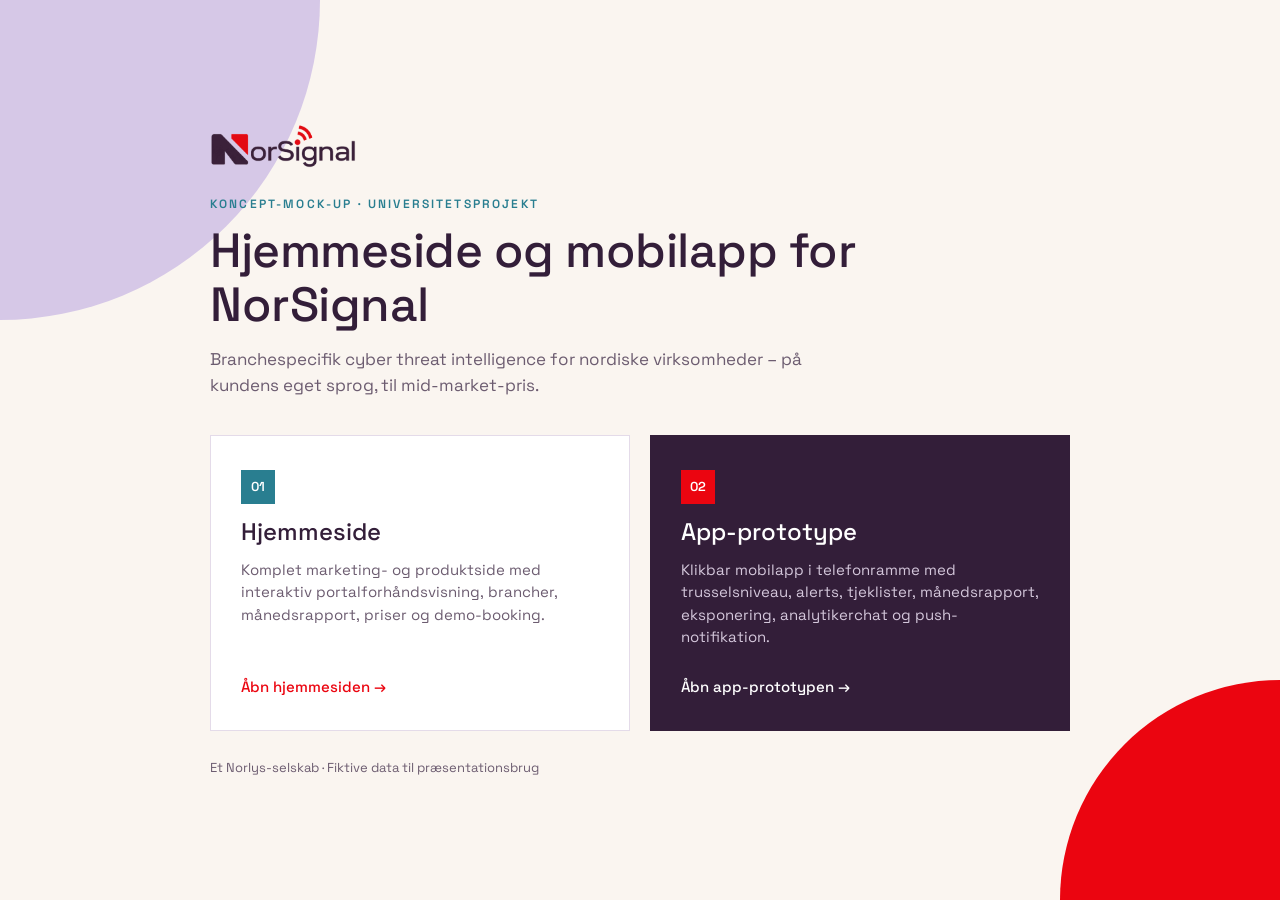
<file: index.html>
<!DOCTYPE html>
<html lang="da">
<head>
  <meta charset="UTF-8" />
  <meta name="viewport" content="width=device-width, initial-scale=1.0" />
  <title>NorSignal · Koncept-mock-up</title>
  <link rel="icon" type="image/png" href="assets/logo-icon.png" />
  <link rel="preconnect" href="https://fonts.googleapis.com" />
  <link rel="preconnect" href="https://fonts.gstatic.com" crossorigin />
  <link href="https://fonts.googleapis.com/css2?family=Space+Grotesk:wght@400;500;600&display=swap" rel="stylesheet" />
  <style>
    :root {
      --aubergine: #331e39;
      --red: #eb0510;
      --lavender: #d6c8e7;
      --lavender-soft: #ede6f4;
      --offwhite: #faf5f0;
      --petrol: #297e90;
      --muted: #6c5c70;
      --font: "Space Grotesk", "Segoe UI", system-ui, -apple-system, sans-serif;
    }
    * { box-sizing: border-box; }
    body {
      margin: 0; min-height: 100vh; font-family: var(--font);
      background: var(--offwhite); color: var(--aubergine);
      display: grid; place-items: center; padding: 32px 20px;
      position: relative; overflow-x: hidden;
    }
    body::before, body::after { content: ""; position: fixed; z-index: 0; pointer-events: none; }
    body::before { width: 320px; height: 320px; background: var(--lavender); border-bottom-right-radius: 100%; left: 0; top: 0; }
    body::after { width: 220px; height: 220px; background: var(--red); border-top-left-radius: 100%; right: 0; bottom: 0; }
    main { position: relative; z-index: 1; width: min(860px, 100%); }
    .logo { height: 44px; width: auto; display: block; margin-bottom: 28px; }
    .eyebrow { font-size: 12px; font-weight: 600; letter-spacing: .18em; text-transform: uppercase; color: var(--petrol); }
    h1 { font-size: clamp(32px, 4.5vw, 48px); font-weight: 500; line-height: 1.12; margin: 12px 0 14px; letter-spacing: -0.01em; }
    .lead { font-size: 17px; color: var(--muted); max-width: 620px; margin: 0 0 36px; line-height: 1.55; }
    .grid { display: grid; grid-template-columns: 1fr 1fr; gap: 20px; }
    .card {
      text-decoration: none; color: inherit; padding: 34px 30px; display: flex; flex-direction: column; gap: 12px;
      background: #fff; border: 1px solid #e4dbe9; transition: transform .2s ease, box-shadow .2s ease;
    }
    .card.dark { background: var(--aubergine); color: #fff; border-color: var(--aubergine); }
    .card:hover { transform: translateY(-4px); box-shadow: 0 24px 48px -24px rgba(51, 30, 57, .4); }
    .card h2 { margin: 0; font-size: 24px; font-weight: 500; }
    .card p { margin: 0; font-size: 15px; line-height: 1.5; color: var(--muted); flex: 1; }
    .card.dark p { color: #d4c7db; }
    .card .cta { margin-top: 16px; font-weight: 500; font-size: 15px; color: var(--red); }
    .card.dark .cta { color: #fff; }
    .badge { width: 34px; height: 34px; display: grid; place-items: center; background: var(--petrol); color: #fff; font-weight: 600; font-size: 13px; }
    .card.dark .badge { background: var(--red); }
    footer { margin-top: 28px; font-size: 13px; color: var(--muted); }
    @media (max-width: 680px) { .grid { grid-template-columns: 1fr; } }
  </style>
</head>
<body>
  <main>
    <img class="logo" src="assets/logo-wordmark.png" alt="NorSignal" />
    <div class="eyebrow">Koncept-mock-up · Universitetsprojekt</div>
    <h1>Hjemmeside og mobilapp for NorSignal</h1>
    <p class="lead">Branchespecifik cyber threat intelligence for nordiske virksomheder – på kundens eget sprog, til mid-market-pris.</p>
    <div class="grid">
      <a class="card" href="website/index.html">
        <span class="badge">01</span>
        <h2>Hjemmeside</h2>
        <p>Komplet marketing- og produktside med interaktiv portalforhåndsvisning, brancher, månedsrapport, priser og demo-booking.</p>
        <span class="cta">Åbn hjemmesiden →</span>
      </a>
      <a class="card dark" href="app/index.html">
        <span class="badge">02</span>
        <h2>App-prototype</h2>
        <p>Klikbar mobilapp i telefonramme med trusselsniveau, alerts, tjeklister, månedsrapport, eksponering, analytikerchat og push-notifikation.</p>
        <span class="cta">Åbn app-prototypen →</span>
      </a>
    </div>
    <footer>Et Norlys-selskab · Fiktive data til præsentationsbrug</footer>
  </main>
</body>
</html>
</file>
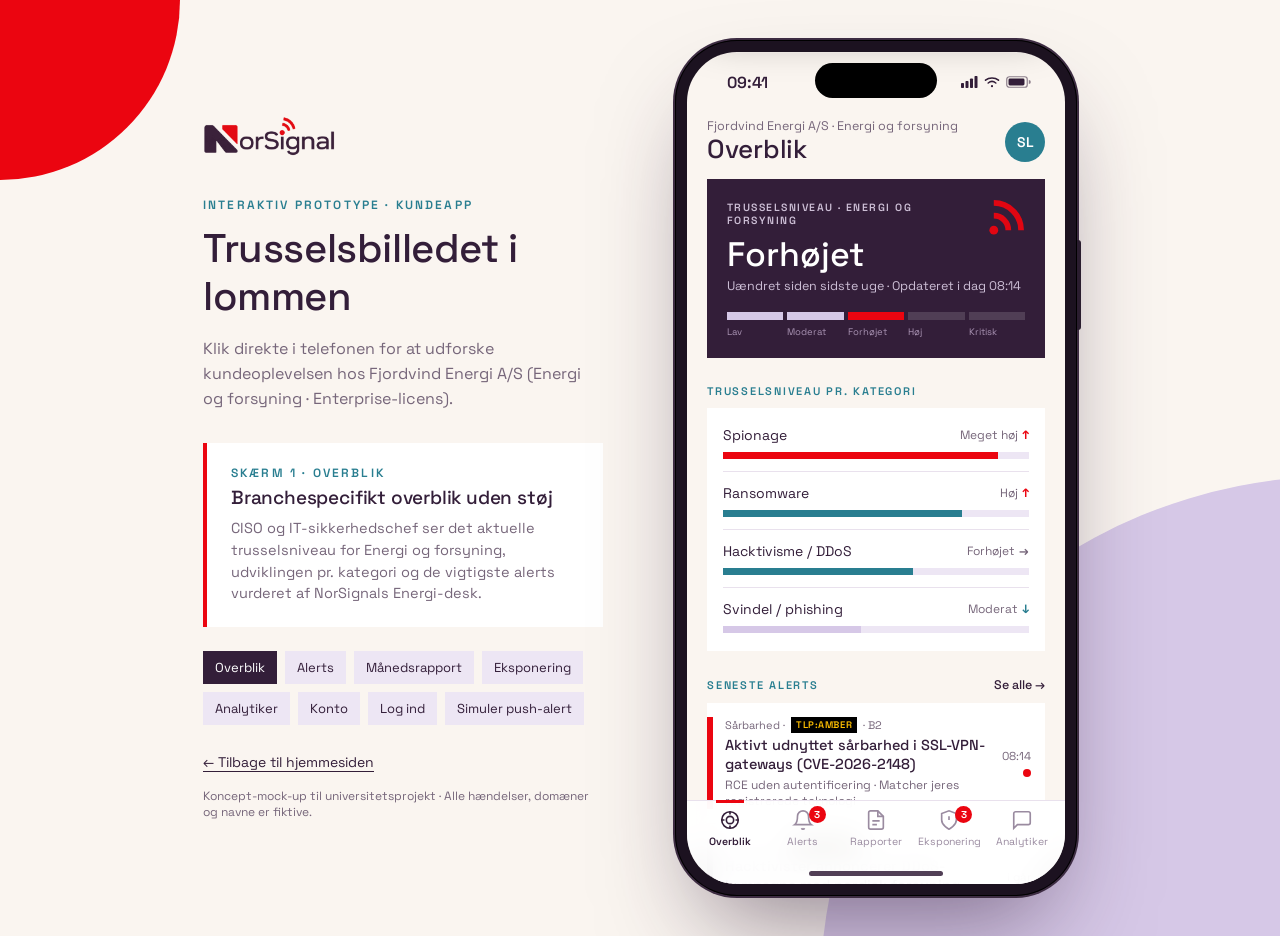
<file: app/index.html>
<!DOCTYPE html>
<html lang="da">
<head>
  <meta charset="UTF-8" />
  <meta name="viewport" content="width=device-width, initial-scale=1.0, viewport-fit=cover" />
  <title>NorSignal App · Interaktiv prototype</title>
  <meta name="description" content="Interaktiv app-prototype for NorSignal – branchespecifik cyber threat intelligence på dansk for nordiske virksomheder." />
  <link rel="icon" type="image/png" href="../assets/logo-icon.png" />
  <link rel="preconnect" href="https://fonts.googleapis.com" />
  <link rel="preconnect" href="https://fonts.gstatic.com" crossorigin />
  <link href="https://fonts.googleapis.com/css2?family=Space+Grotesk:wght@400;500;600&display=swap" rel="stylesheet" />
  <link rel="stylesheet" href="app.css" />
</head>
<body>
  <div class="stage">
    <!-- Desktop presentation sidebar (hidden automatically on real phones) -->
    <aside class="intro" aria-label="Præsentation af app-prototype">
      <img class="logo" src="../assets/logo-wordmark.png" alt="NorSignal" />
      <div class="eyebrow">Interaktiv prototype · Kundeapp</div>
      <h1>Trusselsbilledet i lommen</h1>
      <p class="lead">Klik direkte i telefonen for at udforske kundeoplevelsen hos Fjordvind Energi A/S (Energi og forsyning · Enterprise-licens).</p>

      <div class="now" id="stage-now" aria-live="polite">
        <div class="eyebrow" id="now-tag">Skærm 1 af 6</div>
        <h3 id="now-title">Overblik og trusselsniveau</h3>
        <p id="now-desc">Samlet vurdering for branchen, udvikling pr. kategori, seneste alerts og direkte adgang til månedens rapport.</p>
      </div>

      <div class="jump" id="stage-jump" aria-label="Genveje til skærme">
        <button type="button" data-jump="home" class="on">Overblik</button>
        <button type="button" data-jump="alerts">Alerts</button>
        <button type="button" data-jump="reports">Månedsrapport</button>
        <button type="button" data-jump="exposure">Eksponering</button>
        <button type="button" data-jump="analyst">Analytiker</button>
        <button type="button" data-jump="profile">Konto</button>
        <button type="button" data-jump="login">Log ind</button>
        <button type="button" id="btn-sim-push">Simuler push-alert</button>
      </div>

      <a class="back" href="../website/index.html">← Tilbage til hjemmesiden</a>
      <p class="note">Koncept-mock-up til universitetsprojekt · Alle hændelser, domæner og navne er fiktive.</p>
    </aside>

    <!-- Phone frame -->
    <main class="phone" aria-label="NorSignal mobilapp">
      <div class="screen" id="screen">
        <div class="island" aria-hidden="true"></div>

        <!-- iOS status bar -->
        <div class="statusbar" id="statusbar" aria-hidden="true">
          <span>09:41</span>
          <div class="icons">
            <!-- Signal -->
            <svg width="17" height="12" viewBox="0 0 17 12" fill="currentColor">
              <rect x="0" y="7" width="3" height="5" rx="0.8" />
              <rect x="4.5" y="5" width="3" height="7" rx="0.8" />
              <rect x="9" y="2.5" width="3" height="9.5" rx="0.8" />
              <rect x="13.5" y="0" width="3" height="12" rx="0.8" />
            </svg>
            <!-- Wi-Fi -->
            <svg width="16" height="12" viewBox="0 0 16 12" fill="none" stroke="currentColor" stroke-width="1.6" stroke-linecap="round">
              <path d="M1.5 4.2C5.1 1.2 10.9 1.2 14.5 4.2" />
              <path d="M4.2 7C6.4 5.2 9.6 5.2 11.8 7" />
              <circle cx="8" cy="10.2" r="1.1" fill="currentColor" stroke="none" />
            </svg>
            <!-- Battery -->
            <svg width="25" height="12" viewBox="0 0 25 12" fill="none">
              <rect x="0.75" y="0.75" width="20.5" height="10.5" rx="2.6" stroke="currentColor" stroke-width="1.2" opacity="0.55" />
              <rect x="2.5" y="2.5" width="16" height="7" rx="1.4" fill="currentColor" />
              <path d="M22.8 4v4a1.4 1.4 0 0 0 0-4Z" fill="currentColor" opacity="0.55" />
            </svg>
          </div>
        </div>

        <!-- Simulated push notification -->
        <button type="button" class="push" id="push-banner" aria-label="Kritisk alert fra NorSignal">
          <img src="../assets/logo-icon.png" alt="" />
          <div>
            <div class="h"><span>NorSignal · Energi-desk</span><span>nu</span></div>
            <b id="push-title">Kritisk sårbarhed i SSL-VPN</b>
            <p id="push-body">CVE-2026-2148 udnyttes aktivt mod nordisk infrastruktur. Tryk for vurdering og tiltag.</p>
          </div>
        </button>

        <!-- Active screen view mount -->
        <div id="view-root"></div>

        <!-- Chat composer (only visible on Analytiker tab) -->
        <form class="composer" id="composer" hidden>
          <input type="text" id="chat-input" placeholder="Skriv til Energi-desk..." autocomplete="off" aria-label="Besked til analytiker" />
          <button type="submit" aria-label="Send besked">
            <svg width="18" height="18" viewBox="0 0 24 24" fill="none" stroke="currentColor" stroke-width="2" stroke-linecap="square">
              <path d="M22 2L11 13" />
              <path d="M22 2L15 22L11 13L2 9L22 2Z" />
            </svg>
          </button>
        </form>

        <!-- Bottom tab bar -->
        <nav class="tabbar" id="tabbar" aria-label="App-navigation">
          <button type="button" data-tab="home" class="on">
            <svg width="22" height="22" viewBox="0 0 24 24" fill="none" stroke="currentColor" stroke-width="1.8">
              <circle cx="12" cy="12" r="9" />
              <circle cx="12" cy="12" r="4" />
              <path d="M12 3v3M12 18v3M3 12h3M18 12h3" />
            </svg>
            <span>Overblik</span>
          </button>
          <button type="button" data-tab="alerts">
            <span class="badge" id="badge-alerts">3</span>
            <svg width="22" height="22" viewBox="0 0 24 24" fill="none" stroke="currentColor" stroke-width="1.8">
              <path d="M18 8a6 6 0 1 0-12 0c0 7-3 9-3 9h18s-3-2-3-9" />
              <path d="M13.73 21a2 2 0 0 1-3.46 0" />
            </svg>
            <span>Alerts</span>
          </button>
          <button type="button" data-tab="reports">
            <svg width="22" height="22" viewBox="0 0 24 24" fill="none" stroke="currentColor" stroke-width="1.8">
              <path d="M14 2H6a2 2 0 0 0-2 2v16a2 2 0 0 0 2 2h12a2 2 0 0 0 2-2V8z" />
              <path d="M14 2v6h6M8 13h8M8 17h5" />
            </svg>
            <span>Rapporter</span>
          </button>
          <button type="button" data-tab="exposure">
            <span class="badge" id="badge-exposure">3</span>
            <svg width="22" height="22" viewBox="0 0 24 24" fill="none" stroke="currentColor" stroke-width="1.8">
              <path d="M12 22s8-4 8-10V5l-8-3-8 3v7c0 6 8 10 8 10z" />
              <path d="M12 8v4M12 16h.01" />
            </svg>
            <span>Eksponering</span>
          </button>
          <button type="button" data-tab="analyst">
            <svg width="22" height="22" viewBox="0 0 24 24" fill="none" stroke="currentColor" stroke-width="1.8">
              <path d="M21 15a2 2 0 0 1-2 2H7l-4 4V5a2 2 0 0 1 2-2h14a2 2 0 0 1 2 2z" />
            </svg>
            <span>Analytiker</span>
          </button>
        </nav>

        <!-- Toast feedback -->
        <div class="toast" id="toast" role="status" aria-live="polite">
          <svg width="18" height="18" viewBox="0 0 24 24" fill="none" stroke="currentColor" stroke-width="2.2">
            <polyline points="20 6 9 17 4 12" />
          </svg>
          <span id="toast-text"></span>
        </div>

        <div class="home-ind" id="home-ind" aria-hidden="true"></div>
      </div>
    </main>
  </div>

  <script src="app.js"></script>
</body>
</html>
</file>
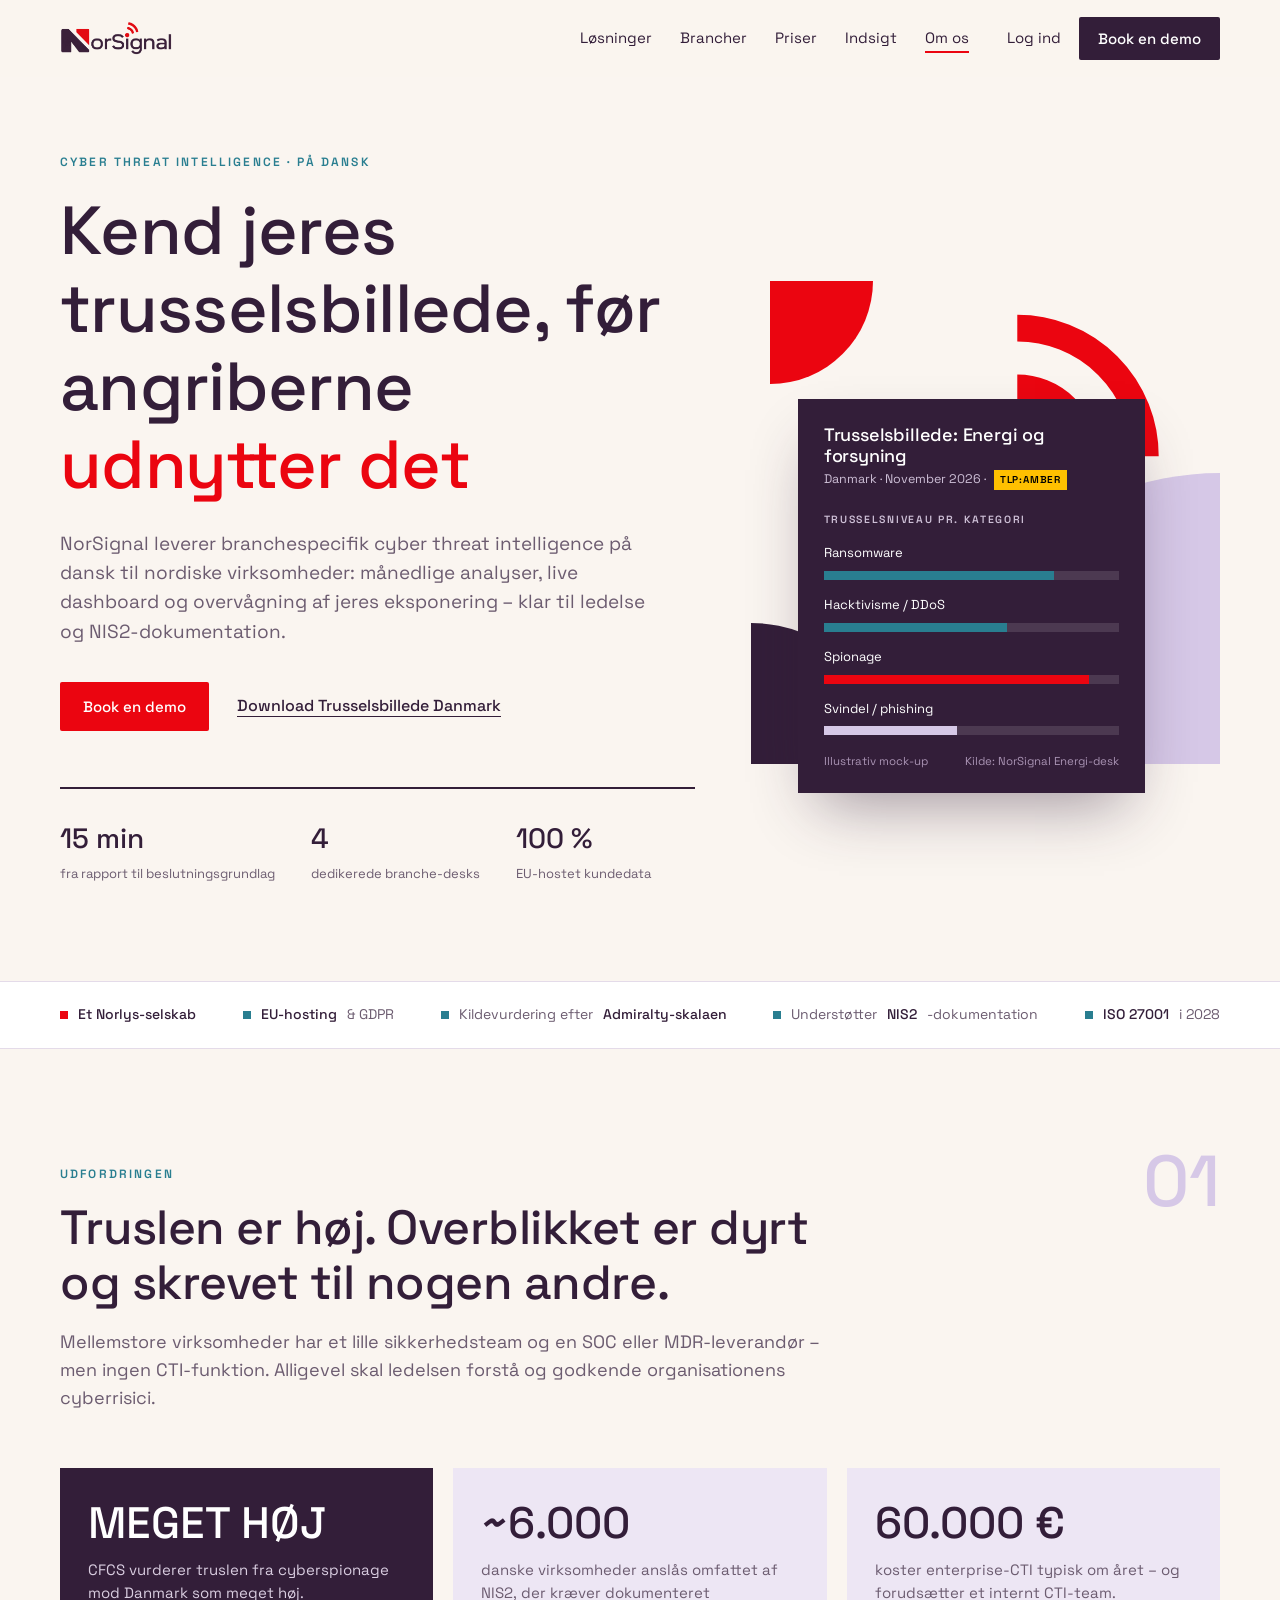
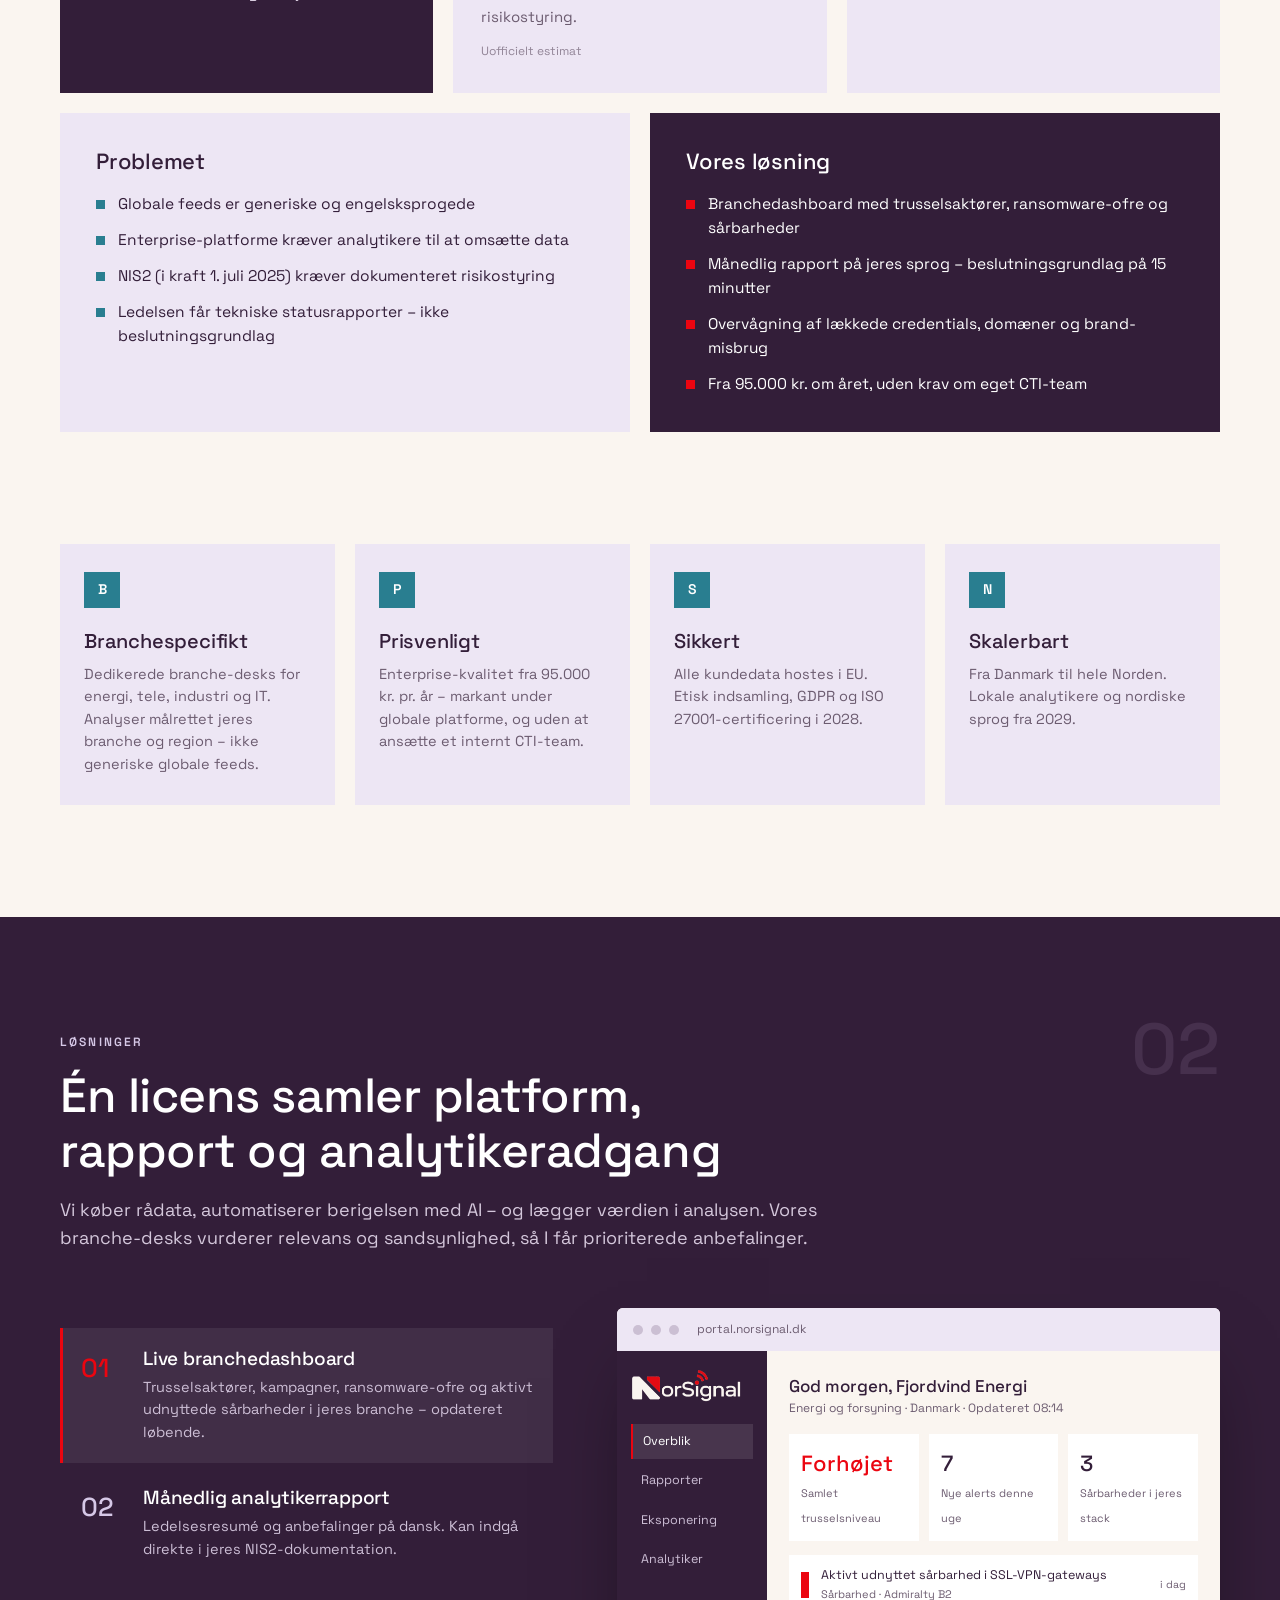
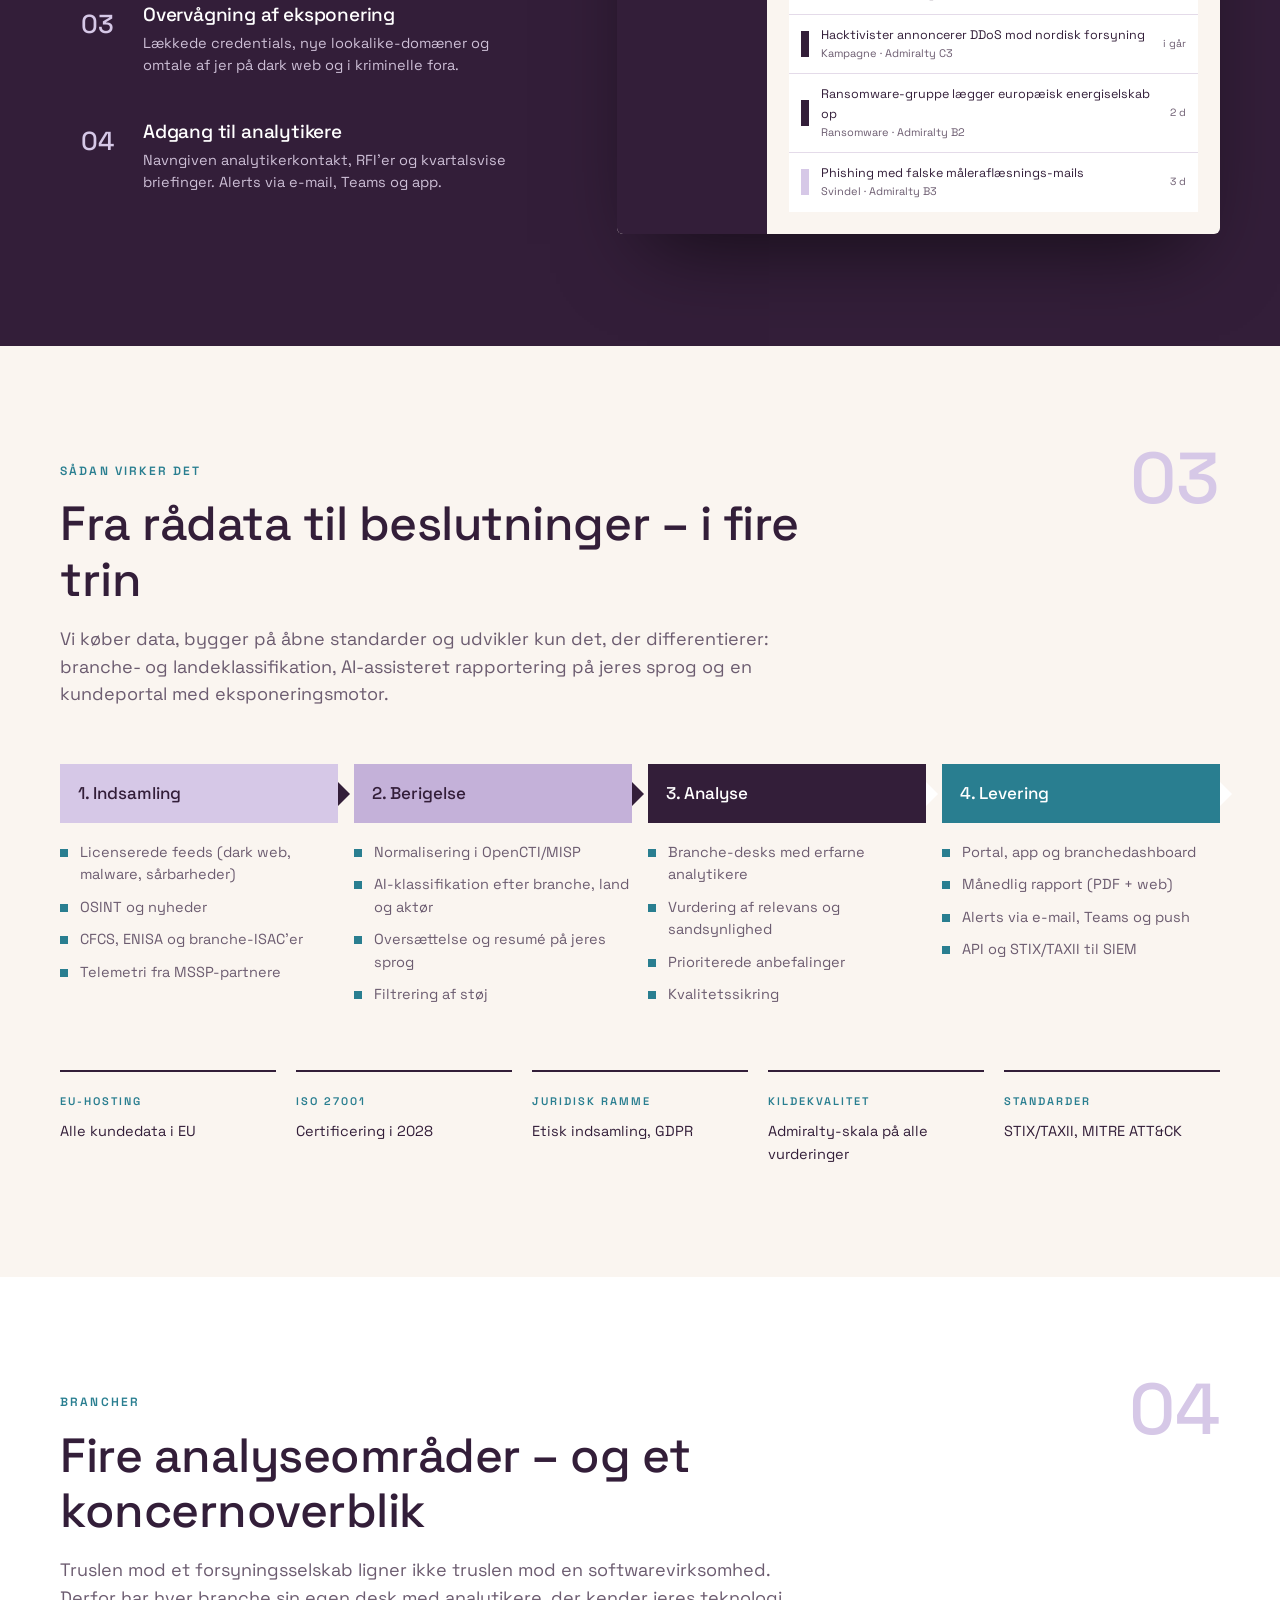
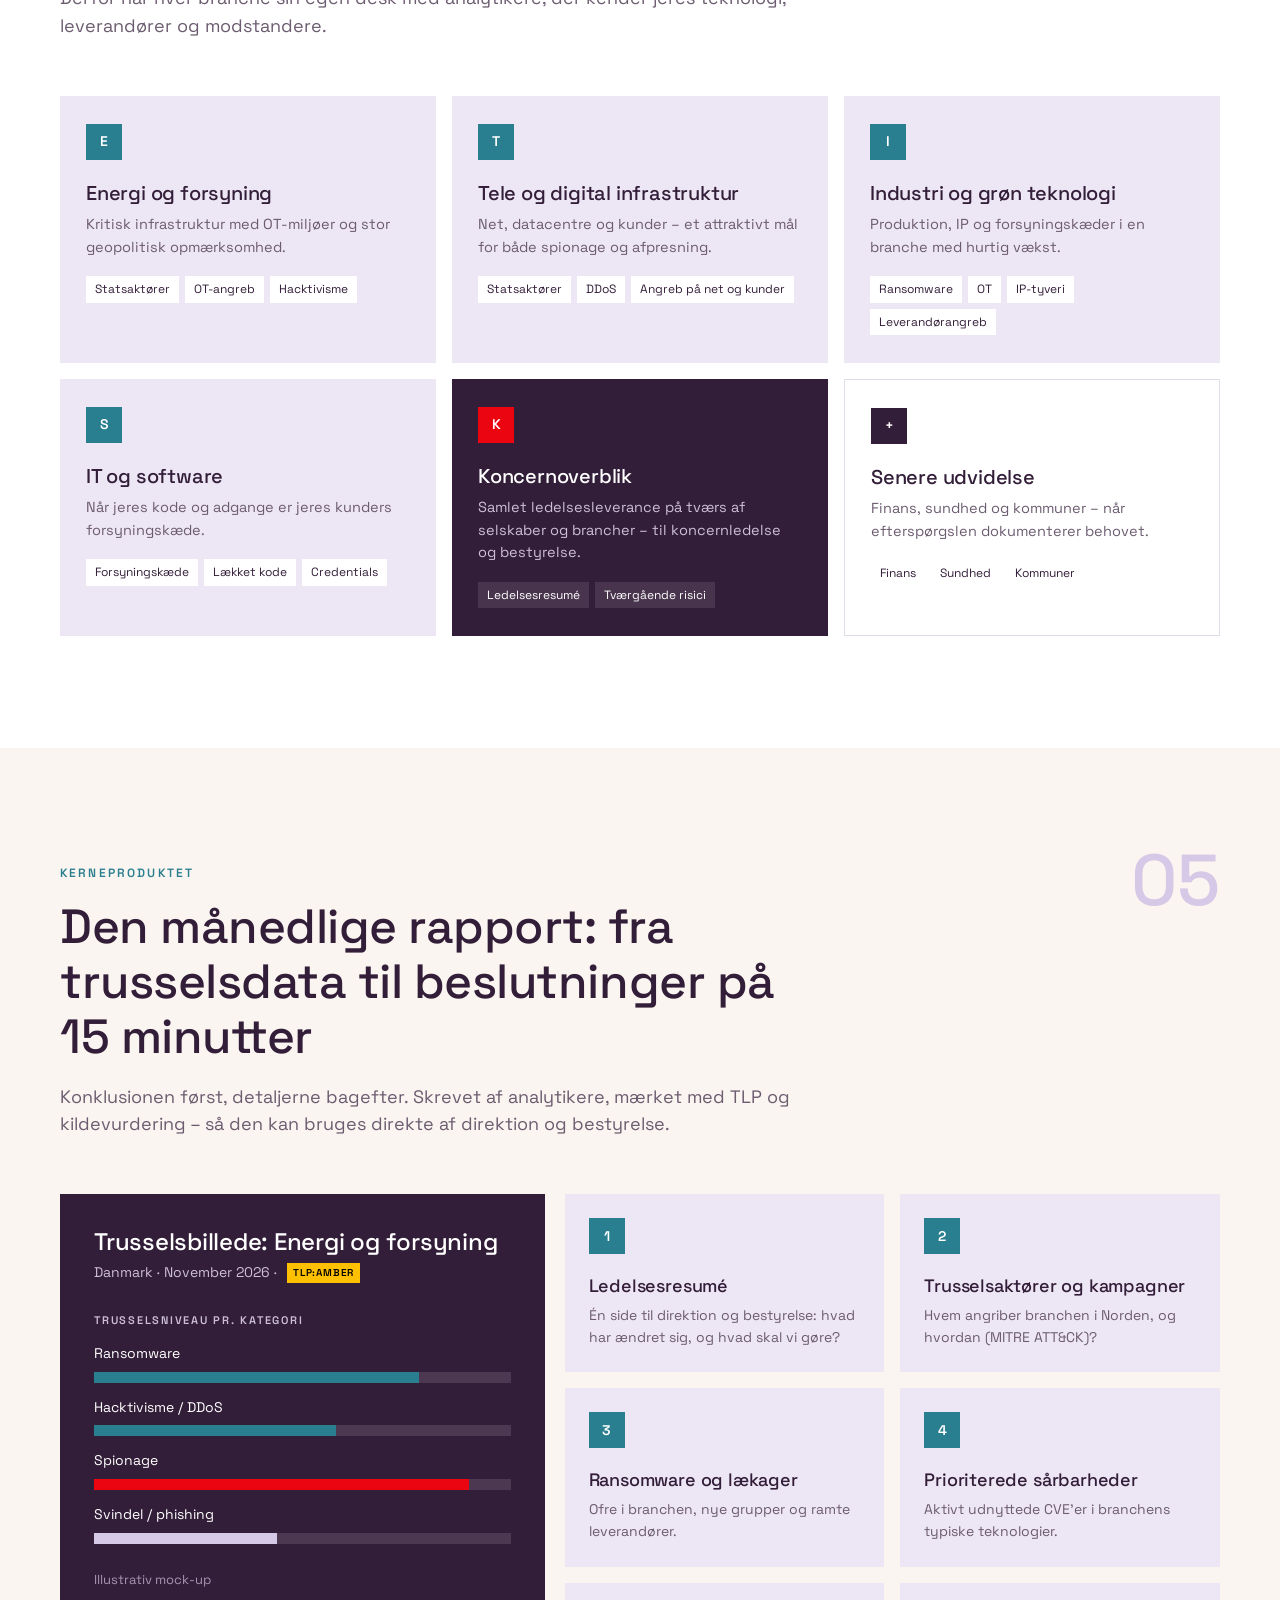
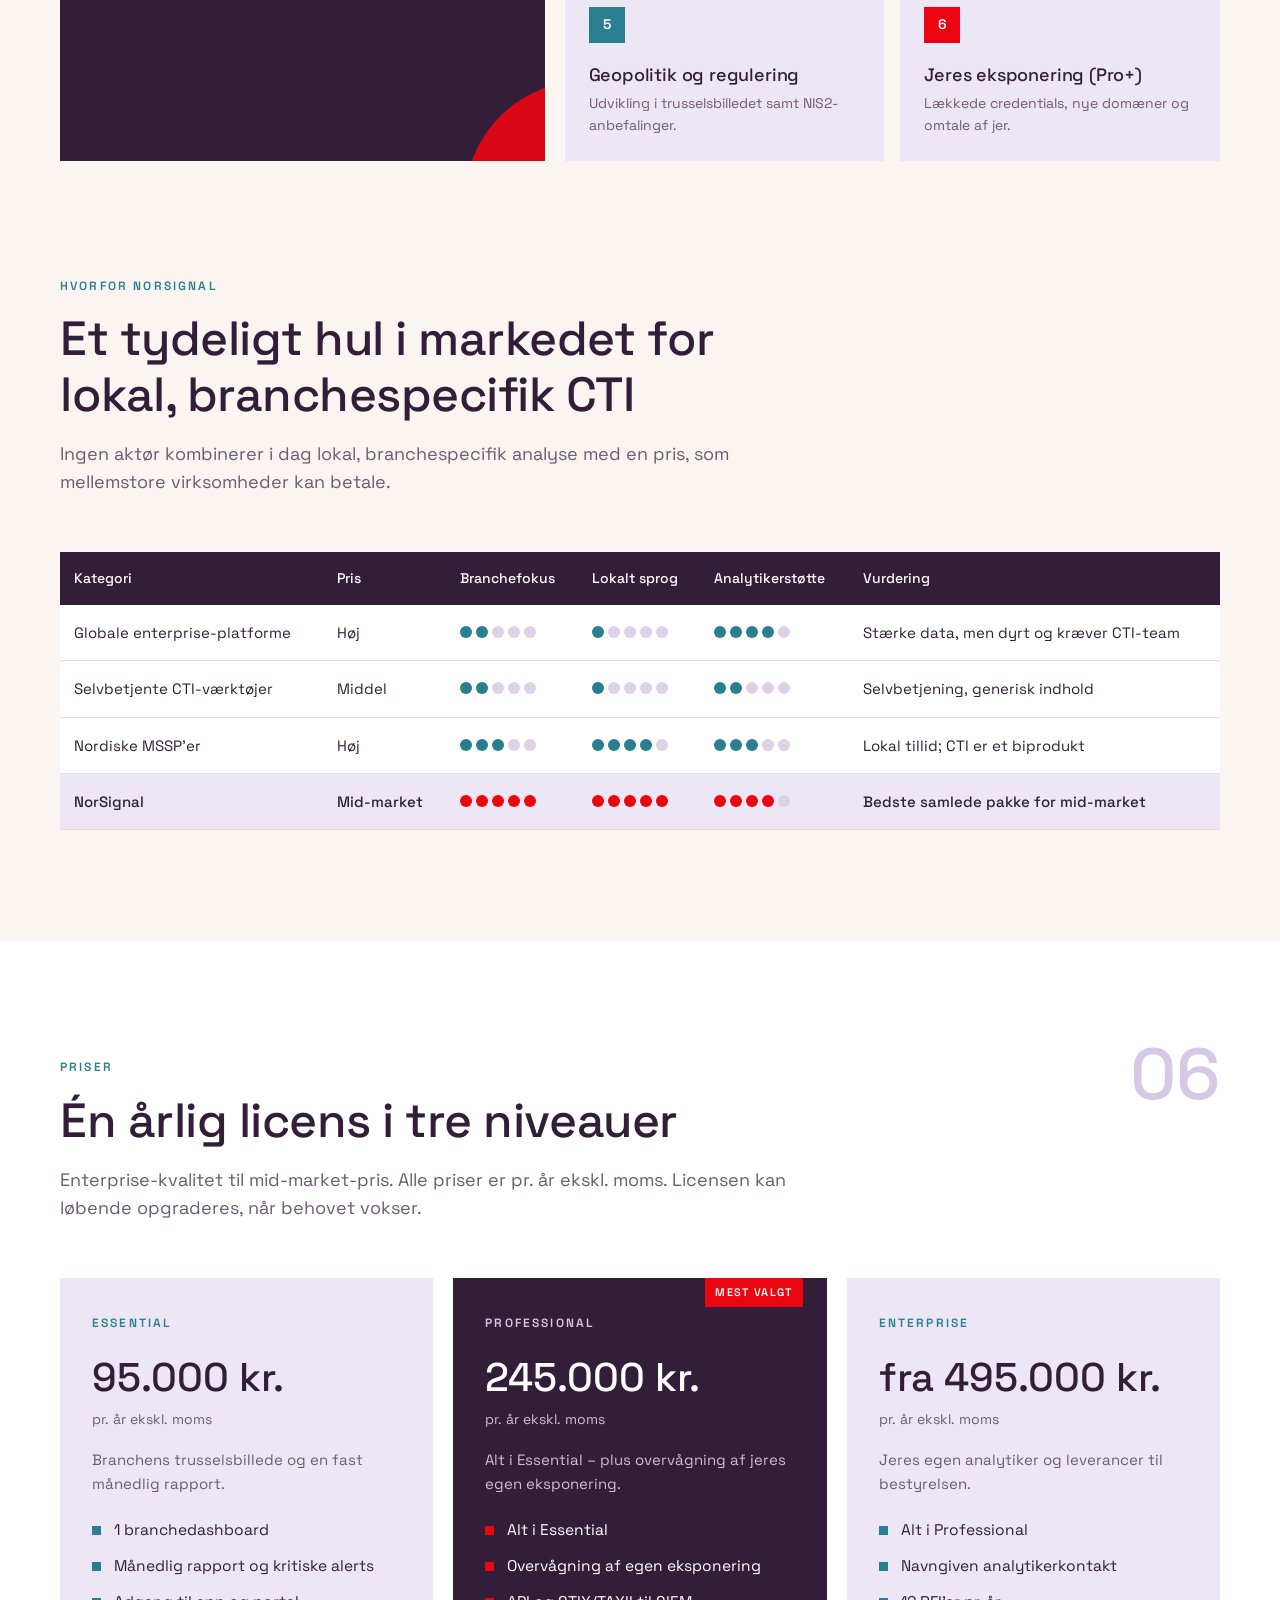
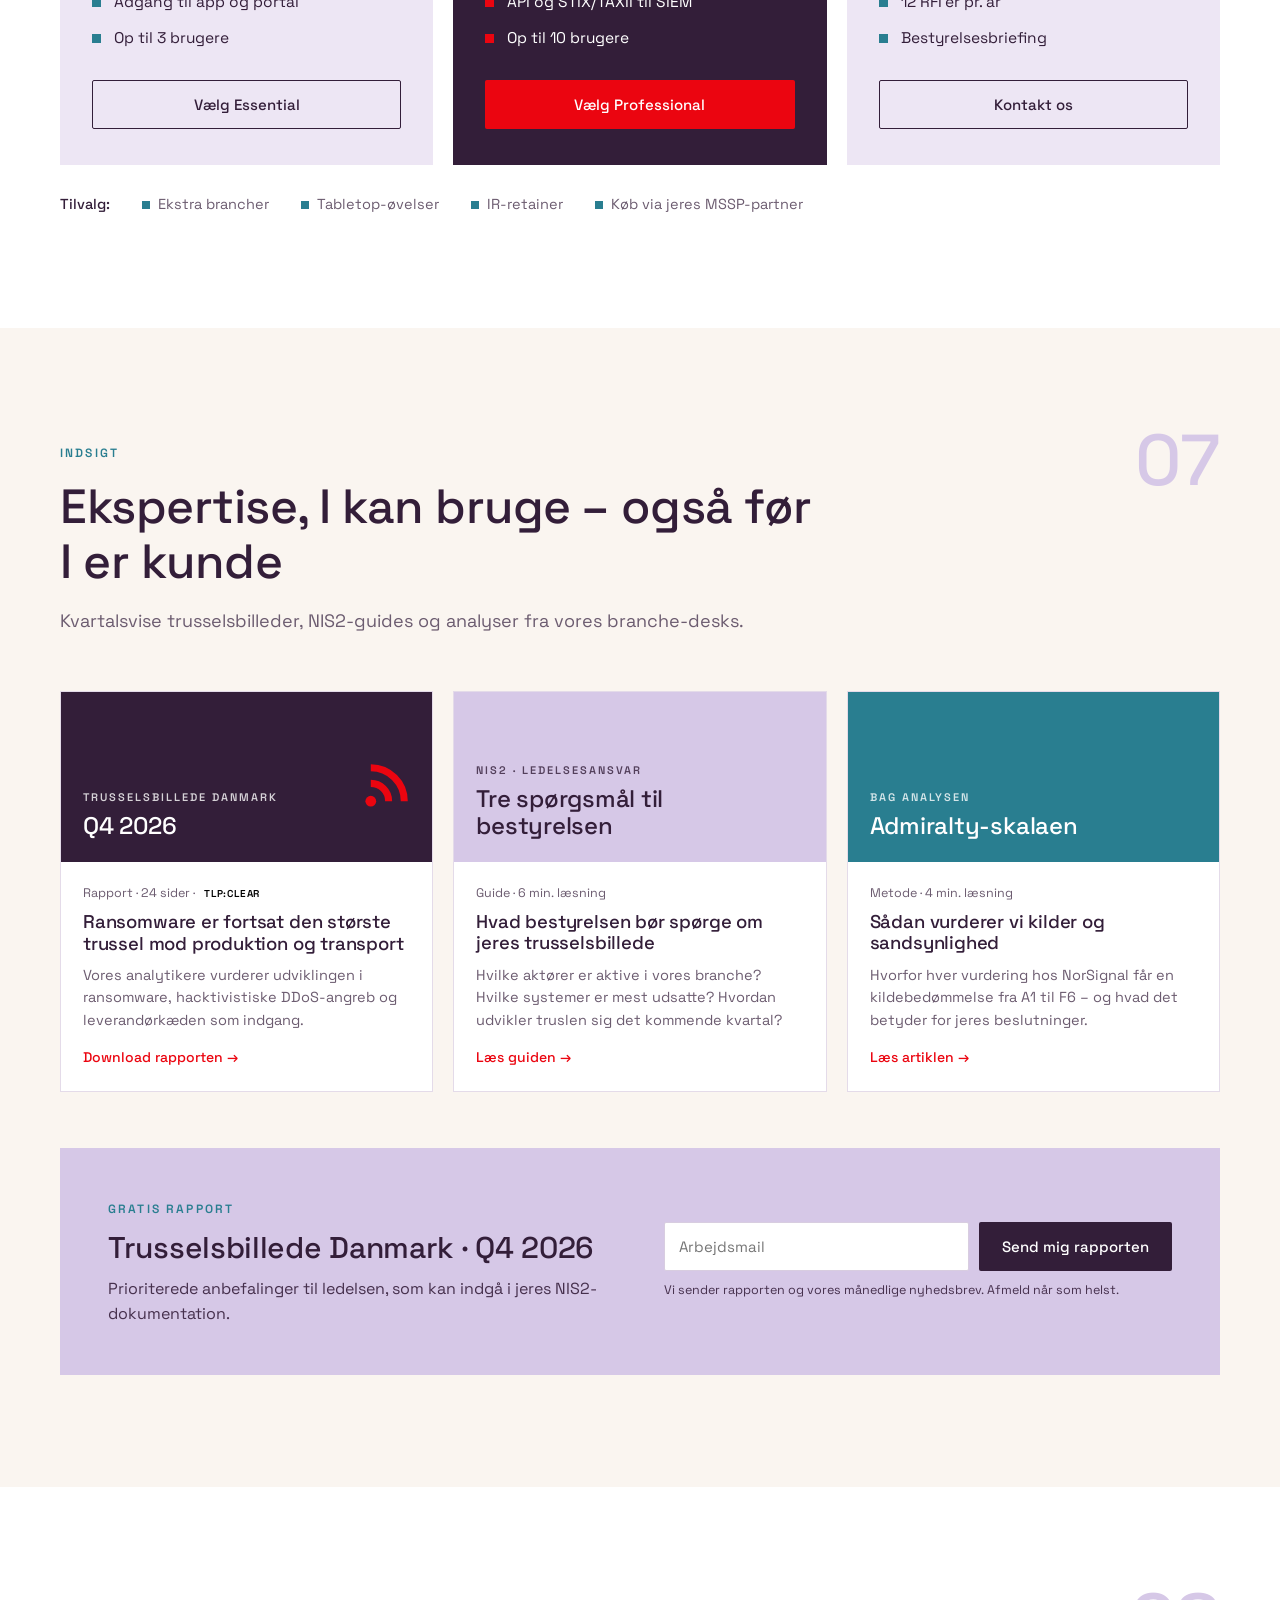
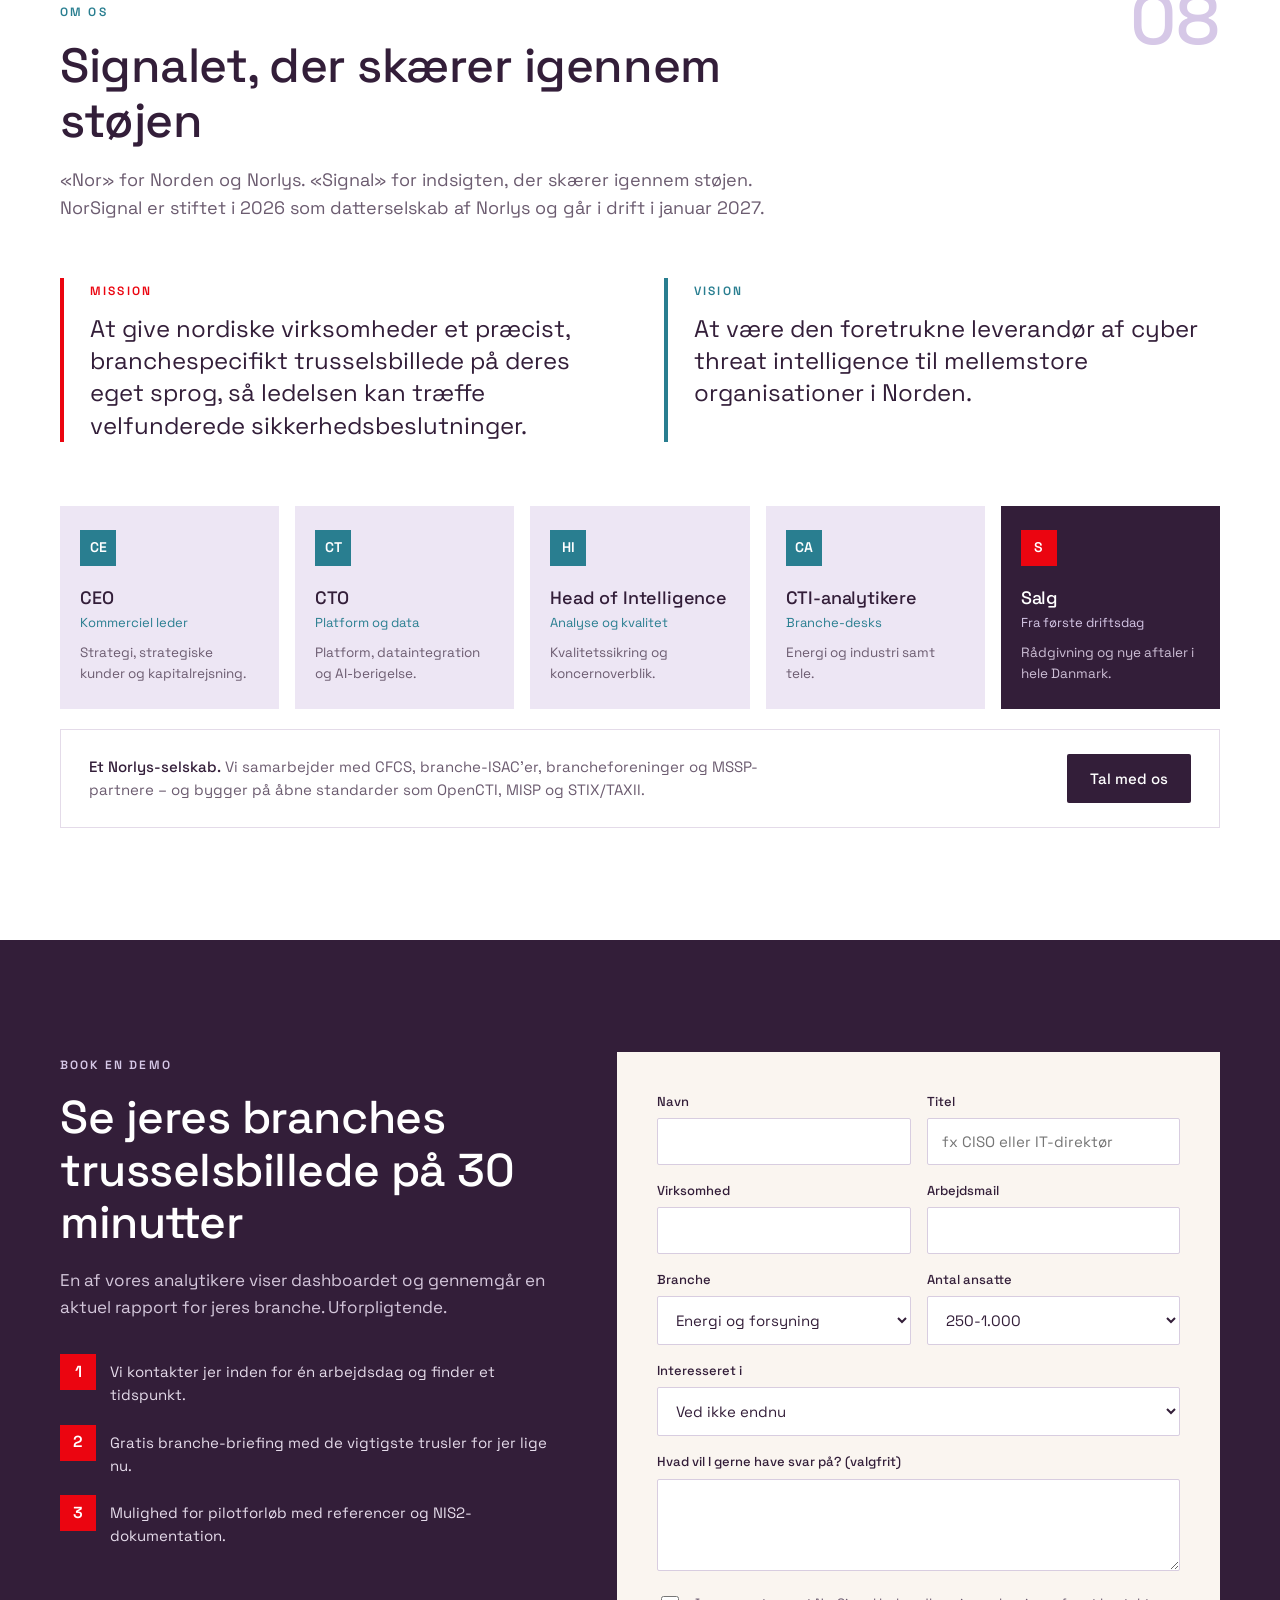
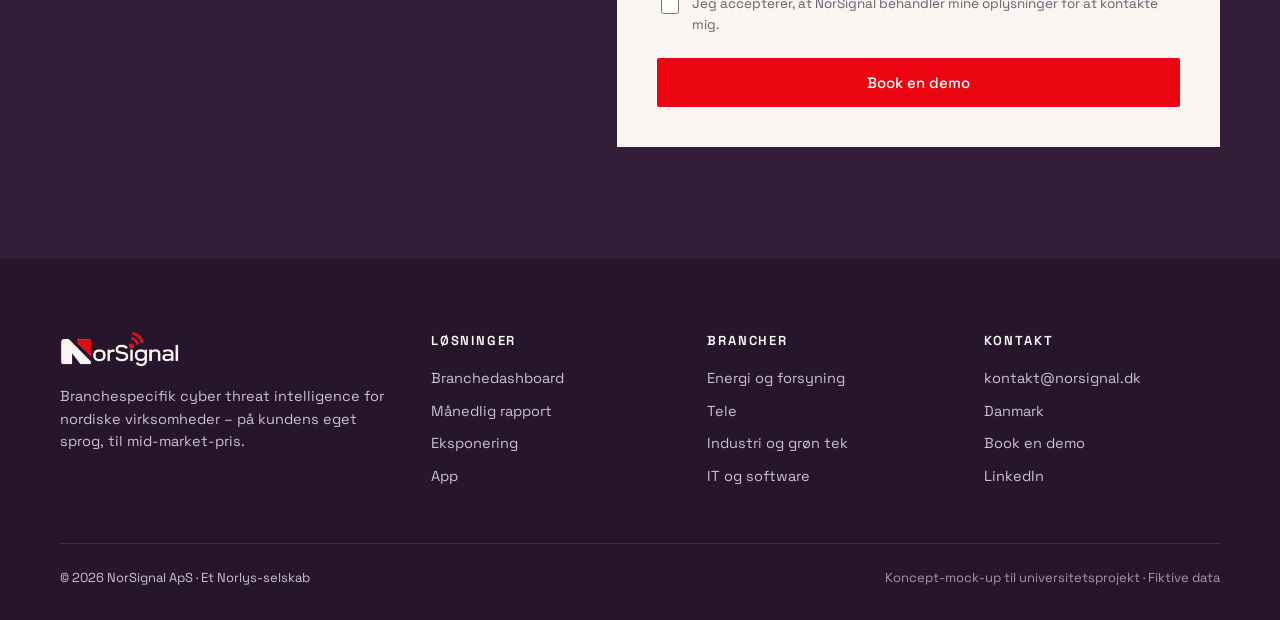
<file: website/index.html>
<!DOCTYPE html>
<html lang="da">
<head>
  <meta charset="UTF-8" />
  <meta name="viewport" content="width=device-width, initial-scale=1.0" />
  <title>NorSignal · Branchespecifik cyber threat intelligence for nordiske virksomheder</title>
  <meta name="description" content="NorSignal leverer branchespecifik cyber threat intelligence på dansk til nordiske virksomheder: månedlige analyser, live dashboard og overvågning af jeres eksponering – klar til ledelse og NIS2." />
  <link rel="icon" type="image/png" href="../assets/logo-icon.png" />
  <link rel="preconnect" href="https://fonts.googleapis.com" />
  <link rel="preconnect" href="https://fonts.gstatic.com" crossorigin />
  <link href="https://fonts.googleapis.com/css2?family=Space+Grotesk:wght@400;500;600&display=swap" rel="stylesheet" />
  <link rel="stylesheet" href="styles.css" />
</head>
<body>

  <!-- Reusable signal motif -->
  <svg width="0" height="0" style="position:absolute" aria-hidden="true">
    <defs>
      <symbol id="signal" viewBox="0 0 100 100">
        <circle cx="20" cy="80" r="10" fill="#EB0510" />
        <path d="M20 47 A33 33 0 0 1 53 80" fill="none" stroke="#EB0510" stroke-width="13" />
        <path d="M20 18 A62 62 0 0 1 82 80" fill="none" stroke="#EB0510" stroke-width="13" />
      </symbol>
    </defs>
  </svg>

  <!-- ============ HEADER ============ -->
  <header class="site-header" id="top">
    <nav class="container nav" aria-label="Hovedmenu">
      <a href="#top" class="nav-logo" aria-label="NorSignal forside">
        <img src="../assets/logo-wordmark.png" alt="NorSignal" />
      </a>
      <ul class="nav-links">
        <li><a href="#loesninger">Løsninger</a></li>
        <li><a href="#brancher">Brancher</a></li>
        <li><a href="#priser">Priser</a></li>
        <li><a href="#indsigt">Indsigt</a></li>
        <li><a href="#om-os">Om os</a></li>
      </ul>
      <div class="nav-cta">
        <a href="../app/index.html" class="login">Log ind</a>
        <a href="#demo" class="btn btn-dark">Book en demo</a>
      </div>
      <button class="nav-toggle" aria-label="Åbn menu" aria-expanded="false"><span></span><span></span><span></span></button>
    </nav>
  </header>

  <main>
    <!-- ============ HERO ============ -->
    <section class="hero">
      <div class="container hero-grid">
        <div>
          <span class="eyebrow">Cyber threat intelligence · på dansk</span>
          <h1>Kend jeres trusselsbillede, før angriberne <em>udnytter det</em></h1>
          <p class="lead">NorSignal leverer branchespecifik cyber threat intelligence på dansk til nordiske virksomheder: månedlige analyser, live dashboard og overvågning af jeres eksponering – klar til ledelse og NIS2-dokumentation.</p>
          <div class="hero-actions">
            <a href="#demo" class="btn btn-red">Book en demo</a>
            <a href="#indsigt" class="link-underline">Download Trusselsbillede Danmark</a>
          </div>
          <div class="hero-meta">
            <div><strong>15 min</strong><span>fra rapport til beslutningsgrundlag</span></div>
            <div><strong>4</strong><span>dedikerede branche-desks</span></div>
            <div><strong>100 %</strong><span>EU-hostet kundedata</span></div>
          </div>
        </div>

        <div class="hero-visual" aria-hidden="true">
          <div class="qc qc-lav"></div>
          <div class="qc qc-aub"></div>
          <div class="qc qc-red"></div>
          <svg class="signal" viewBox="0 0 100 100">
            <circle cx="20" cy="80" r="10" fill="#EB0510" />
            <path class="arc" d="M20 47 A33 33 0 0 1 53 80" stroke-width="13" />
            <path class="arc a2" d="M20 18 A62 62 0 0 1 82 80" stroke-width="13" />
          </svg>
          <div class="report-card">
            <h4>Trusselsbillede: Energi og forsyning</h4>
            <div class="sub">Danmark · November 2026 · <span class="tlp">TLP:AMBER</span></div>
            <div class="cat-title">TRUSSELSNIVEAU PR. KATEGORI</div>
            <div class="bar-row"><span>Ransomware</span><div class="bar"><i data-w="78"></i></div></div>
            <div class="bar-row"><span>Hacktivisme / DDoS</span><div class="bar"><i data-w="62"></i></div></div>
            <div class="bar-row"><span>Spionage</span><div class="bar"><i class="red" data-w="90"></i></div></div>
            <div class="bar-row"><span>Svindel / phishing</span><div class="bar"><i class="lav" data-w="45"></i></div></div>
            <div class="foot"><span>Illustrativ mock-up</span><span>Kilde: NorSignal Energi-desk</span></div>
          </div>
        </div>
      </div>
    </section>

    <!-- ============ TRUST STRIP ============ -->
    <div class="trust">
      <div class="container">
        <div class="trust-item"><span class="dot red"></span><b>Et Norlys-selskab</b></div>
        <div class="trust-item"><span class="dot"></span><b>EU-hosting</b> &amp; GDPR</div>
        <div class="trust-item"><span class="dot"></span>Kildevurdering efter <b>Admiralty-skalaen</b></div>
        <div class="trust-item"><span class="dot"></span>Understøtter <b>NIS2</b>-dokumentation</div>
        <div class="trust-item"><span class="dot"></span><b>ISO 27001</b> i 2028</div>
      </div>
    </div>

    <!-- ============ PROBLEM ============ -->
    <section class="section" id="problem">
      <span class="section-num">01</span>
      <div class="container">
        <div class="section-head reveal">
          <span class="eyebrow">Udfordringen</span>
          <h2>Truslen er høj. Overblikket er dyrt og skrevet til nogen andre.</h2>
          <p>Mellemstore virksomheder har et lille sikkerhedsteam og en SOC eller MDR-leverandør – men ingen CTI-funktion. Alligevel skal ledelsen forstå og godkende organisationens cyberrisici.</p>
        </div>

        <div class="stat-grid">
          <div class="stat dark reveal">
            <strong>MEGET HØJ</strong>
            <p>CFCS vurderer truslen fra cyberspionage mod Danmark som meget høj.</p>
          </div>
          <div class="stat reveal">
            <strong>~6.000</strong>
            <p>danske virksomheder anslås omfattet af NIS2, der kræver dokumenteret risikostyring.</p>
            <p class="src">Uofficielt estimat</p>
          </div>
          <div class="stat reveal">
            <strong>60.000 €</strong>
            <p>koster enterprise-CTI typisk om året – og forudsætter et internt CTI-team.</p>
          </div>
        </div>

        <div class="split">
          <div class="panel lav reveal">
            <h3>Problemet</h3>
            <ul class="ticks">
              <li>Globale feeds er generiske og engelsksprogede</li>
              <li>Enterprise-platforme kræver analytikere til at omsætte data</li>
              <li>NIS2 (i kraft 1. juli 2025) kræver dokumenteret risikostyring</li>
              <li>Ledelsen får tekniske statusrapporter – ikke beslutningsgrundlag</li>
            </ul>
          </div>
          <div class="panel dark reveal">
            <h3>Vores løsning</h3>
            <ul class="ticks">
              <li>Branchedashboard med trusselsaktører, ransomware-ofre og sårbarheder</li>
              <li>Månedlig rapport på jeres sprog – beslutningsgrundlag på 15 minutter</li>
              <li>Overvågning af lækkede credentials, domæner og brand-misbrug</li>
              <li>Fra 95.000 kr. om året, uden krav om eget CTI-team</li>
            </ul>
          </div>
        </div>
      </div>
    </section>

    <!-- ============ PILLARS ============ -->
    <section class="section" style="padding-top:0">
      <div class="container">
        <div class="pillars">
          <div class="pillar reveal">
            <div class="badge">B</div>
            <h3>Branchespecifikt</h3>
            <p>Dedikerede branche-desks for energi, tele, industri og IT. Analyser målrettet jeres branche og region – ikke generiske globale feeds.</p>
          </div>
          <div class="pillar reveal">
            <div class="badge">P</div>
            <h3>Prisvenligt</h3>
            <p>Enterprise-kvalitet fra 95.000 kr. pr. år – markant under globale platforme, og uden at ansætte et internt CTI-team.</p>
          </div>
          <div class="pillar reveal">
            <div class="badge">S</div>
            <h3>Sikkert</h3>
            <p>Alle kundedata hostes i EU. Etisk indsamling, GDPR og ISO 27001-certificering i 2028.</p>
          </div>
          <div class="pillar reveal">
            <div class="badge">N</div>
            <h3>Skalerbart</h3>
            <p>Fra Danmark til hele Norden. Lokale analytikere og nordiske sprog fra 2029.</p>
          </div>
        </div>
      </div>
    </section>

    <!-- ============ SOLUTION ============ -->
    <section class="section dark-section" id="loesninger">
      <span class="section-num">02</span>
      <div class="container">
        <div class="section-head reveal">
          <span class="eyebrow light">Løsninger</span>
          <h2>Én licens samler platform, rapport og analytikeradgang</h2>
          <p>Vi køber rådata, automatiserer berigelsen med AI – og lægger værdien i analysen. Vores branche-desks vurderer relevans og sandsynlighed, så I får prioriterede anbefalinger.</p>
        </div>

        <div class="product-grid">
          <div class="feature-list" role="tablist">
            <div class="feature active" data-pane="dash" role="tab" tabindex="0">
              <span class="num">01</span>
              <div><h3>Live branchedashboard</h3><p>Trusselsaktører, kampagner, ransomware-ofre og aktivt udnyttede sårbarheder i jeres branche – opdateret løbende.</p></div>
            </div>
            <div class="feature" data-pane="report" role="tab" tabindex="0">
              <span class="num">02</span>
              <div><h3>Månedlig analytikerrapport</h3><p>Ledelsesresumé og anbefalinger på dansk. Kan indgå direkte i jeres NIS2-dokumentation.</p></div>
            </div>
            <div class="feature" data-pane="expo" role="tab" tabindex="0">
              <span class="num">03</span>
              <div><h3>Overvågning af eksponering</h3><p>Lækkede credentials, nye lookalike-domæner og omtale af jer på dark web og i kriminelle fora.</p></div>
            </div>
            <div class="feature" data-pane="analyst" role="tab" tabindex="0">
              <span class="num">04</span>
              <div><h3>Adgang til analytikere</h3><p>Navngiven analytikerkontakt, RFI'er og kvartalsvise briefinger. Alerts via e-mail, Teams og app.</p></div>
            </div>
          </div>

          <div class="mock reveal" aria-label="Illustration af NorSignal-portalen">
            <div class="mock-bar"><i></i><i></i><i></i><span>portal.norsignal.dk</span></div>
            <div class="mock-body">
              <aside class="mock-side">
                <img src="../assets/logo-wordmark-white.png" alt="" />
                <a href="#" class="on" data-pane="dash">Overblik</a>
                <a href="#" data-pane="report">Rapporter</a>
                <a href="#" data-pane="expo">Eksponering</a>
                <a href="#" data-pane="analyst">Analytiker</a>
              </aside>
              <div class="mock-main">
                <div class="mock-pane on" id="pane-dash">
                  <div class="mock-title">God morgen, Fjordvind Energi</div>
                  <div class="mock-sub">Energi og forsyning · Danmark · Opdateret 08:14</div>
                  <div class="mini-grid">
                    <div class="mini alert"><b>Forhøjet</b><span>Samlet trusselsniveau</span></div>
                    <div class="mini"><b>7</b><span>Nye alerts denne uge</span></div>
                    <div class="mini"><b>3</b><span>Sårbarheder i jeres stack</span></div>
                  </div>
                  <div class="m-list">
                    <div class="m-item"><span class="sev crit"></span><div>Aktivt udnyttet sårbarhed i SSL-VPN-gateways<small>Sårbarhed · Admiralty B2</small></div><em>i dag</em></div>
                    <div class="m-item"><span class="sev high"></span><div>Hacktivister annoncerer DDoS mod nordisk forsyning<small>Kampagne · Admiralty C3</small></div><em>i går</em></div>
                    <div class="m-item"><span class="sev high"></span><div>Ransomware-gruppe lægger europæisk energiselskab op<small>Ransomware · Admiralty B2</small></div><em>2 d</em></div>
                    <div class="m-item"><span class="sev med"></span><div>Phishing med falske måleraflæsnings-mails<small>Svindel · Admiralty B3</small></div><em>3 d</em></div>
                  </div>
                </div>
                <div class="mock-pane" id="pane-report">
                  <div class="mock-title">Månedlig rapport · November 2026</div>
                  <div class="mock-sub">Læsetid ca. 15 min · <span class="tlp">TLP:AMBER</span></div>
                  <div class="report-doc">
                    <h5>Ledelsesresumé</h5>
                    <p>Vores vurdering er, at sandsynligheden for ransomware mod branchen er høj i 4. kvartal. Vi anbefaler, at ledelsen prioriterer følgende tre tiltag.</p>
                    <div style="margin-top:12px">
                      <div class="rd-sec"><b>1</b>Ledelsesresumé</div>
                      <div class="rd-sec"><b>2</b>Trusselsaktører og kampagner</div>
                      <div class="rd-sec"><b>3</b>Ransomware og lækager</div>
                      <div class="rd-sec"><b>4</b>Prioriterede sårbarheder</div>
                      <div class="rd-sec"><b>5</b>Geopolitik og regulering</div>
                      <div class="rd-sec"><b class="r">6</b>Jeres eksponering</div>
                    </div>
                  </div>
                </div>
                <div class="mock-pane" id="pane-expo">
                  <div class="mock-title">Jeres eksponering</div>
                  <div class="mock-sub">Overvåger fjordvind.dk og 3 relaterede domæner</div>
                  <div class="m-list">
                    <div class="m-item"><span class="sev crit"></span><div><span class="cred">m.h****@fjordvind.dk</span><small>Credential i infostealer-log</small></div><span class="pill new">NY</span></div>
                    <div class="m-item"><span class="sev high"></span><div><span class="cred">fjordvind-energi.com</span><small>Lookalike-domæne registreret</small></div><span class="pill new">NY</span></div>
                    <div class="m-item"><span class="sev med"></span><div><span class="cred">j.s****@fjordvind.dk</span><small>Gammel lækage (2023)</small></div><span class="pill ok">HÅNDTERET</span></div>
                    <div class="m-item"><span class="sev"></span><div>Omtale i russisksproget forum<small>Brand · lav relevans</small></div><span class="pill ok">VURDERET</span></div>
                  </div>
                </div>
                <div class="mock-pane" id="pane-analyst">
                  <div class="mock-title">Jeres analytiker · Energi-desk</div>
                  <div class="mock-sub">4 af 12 RFI'er brugt i 2026</div>
                  <div class="chat">
                    <div class="bubble me">Er DDoS-kampagnen også rettet mod mindre fjernvarmeselskaber?<small>Jer · 09:02</small></div>
                    <div class="bubble">Ja. Vi har set tre nordiske fjernvarmeselskaber på gruppens mållister siden oktober. Vi vurderer sandsynligheden for et angreb mod jer som moderat. Jeg sender en kort briefing inden kl. 12.<small>CTI-analytiker · 09:17</small></div>
                    <div class="bubble me">Tak. Kan briefingen deles med direktionen?<small>Jer · 09:19</small></div>
                    <div class="bubble">Ja – den mærkes TLP:GREEN, så den kan deles internt.<small>CTI-analytiker · 09:21</small></div>
                  </div>
                </div>
              </div>
            </div>
          </div>
        </div>
      </div>
    </section>

    <!-- ============ HOW IT WORKS ============ -->
    <section class="section" id="saadan">
      <span class="section-num">03</span>
      <div class="container">
        <div class="section-head reveal">
          <span class="eyebrow">Sådan virker det</span>
          <h2>Fra rådata til beslutninger – i fire trin</h2>
          <p>Vi køber data, bygger på åbne standarder og udvikler kun det, der differentierer: branche- og landeklassifikation, AI-assisteret rapportering på jeres sprog og en kundeportal med eksponeringsmotor.</p>
        </div>
        <div class="pipeline">
          <div class="step reveal">
            <div class="step-head">1. Indsamling</div>
            <ul><li>Licenserede feeds (dark web, malware, sårbarheder)</li><li>OSINT og nyheder</li><li>CFCS, ENISA og branche-ISAC'er</li><li>Telemetri fra MSSP-partnere</li></ul>
          </div>
          <div class="step reveal">
            <div class="step-head">2. Berigelse</div>
            <ul><li>Normalisering i OpenCTI/MISP</li><li>AI-klassifikation efter branche, land og aktør</li><li>Oversættelse og resumé på jeres sprog</li><li>Filtrering af støj</li></ul>
          </div>
          <div class="step reveal">
            <div class="step-head">3. Analyse</div>
            <ul><li>Branche-desks med erfarne analytikere</li><li>Vurdering af relevans og sandsynlighed</li><li>Prioriterede anbefalinger</li><li>Kvalitetssikring</li></ul>
          </div>
          <div class="step reveal">
            <div class="step-head">4. Levering</div>
            <ul><li>Portal, app og branchedashboard</li><li>Månedlig rapport (PDF + web)</li><li>Alerts via e-mail, Teams og push</li><li>API og STIX/TAXII til SIEM</li></ul>
          </div>
        </div>

        <div class="facts">
          <div class="fact reveal"><span class="eyebrow">EU-hosting</span><p>Alle kundedata i EU</p></div>
          <div class="fact reveal"><span class="eyebrow">ISO 27001</span><p>Certificering i 2028</p></div>
          <div class="fact reveal"><span class="eyebrow">Juridisk ramme</span><p>Etisk indsamling, GDPR</p></div>
          <div class="fact reveal"><span class="eyebrow">Kildekvalitet</span><p>Admiralty-skala på alle vurderinger</p></div>
          <div class="fact reveal"><span class="eyebrow">Standarder</span><p>STIX/TAXII, MITRE ATT&amp;CK</p></div>
        </div>
      </div>
    </section>

    <!-- ============ INDUSTRIES ============ -->
    <section class="section" id="brancher" style="background:#fff">
      <span class="section-num">04</span>
      <div class="container">
        <div class="section-head reveal">
          <span class="eyebrow">Brancher</span>
          <h2>Fire analyseområder – og et koncernoverblik</h2>
          <p>Truslen mod et forsyningsselskab ligner ikke truslen mod en softwarevirksomhed. Derfor har hver branche sin egen desk med analytikere, der kender jeres teknologi, leverandører og modstandere.</p>
        </div>
        <div class="ind-grid">
          <div class="ind reveal">
            <div class="badge">E</div>
            <h3>Energi og forsyning</h3>
            <p>Kritisk infrastruktur med OT-miljøer og stor geopolitisk opmærksomhed.</p>
            <div class="threats"><span>Statsaktører</span><span>OT-angreb</span><span>Hacktivisme</span></div>
          </div>
          <div class="ind reveal">
            <div class="badge">T</div>
            <h3>Tele og digital infrastruktur</h3>
            <p>Net, datacentre og kunder – et attraktivt mål for både spionage og afpresning.</p>
            <div class="threats"><span>Statsaktører</span><span>DDoS</span><span>Angreb på net og kunder</span></div>
          </div>
          <div class="ind reveal">
            <div class="badge">I</div>
            <h3>Industri og grøn teknologi</h3>
            <p>Produktion, IP og forsyningskæder i en branche med hurtig vækst.</p>
            <div class="threats"><span>Ransomware</span><span>OT</span><span>IP-tyveri</span><span>Leverandørangreb</span></div>
          </div>
          <div class="ind reveal">
            <div class="badge">S</div>
            <h3>IT og software</h3>
            <p>Når jeres kode og adgange er jeres kunders forsyningskæde.</p>
            <div class="threats"><span>Forsyningskæde</span><span>Lækket kode</span><span>Credentials</span></div>
          </div>
          <div class="ind dark reveal">
            <div class="badge red">K</div>
            <h3>Koncernoverblik</h3>
            <p>Samlet ledelsesleverance på tværs af selskaber og brancher – til koncernledelse og bestyrelse.</p>
            <div class="threats"><span>Ledelsesresumé</span><span>Tværgående risici</span></div>
          </div>
          <div class="ind white reveal">
            <div class="badge dark">+</div>
            <h3>Senere udvidelse</h3>
            <p>Finans, sundhed og kommuner – når efterspørgslen dokumenterer behovet.</p>
            <div class="threats"><span>Finans</span><span>Sundhed</span><span>Kommuner</span></div>
          </div>
        </div>
      </div>
    </section>

    <!-- ============ REPORT ============ -->
    <section class="section" id="rapport">
      <span class="section-num">05</span>
      <div class="container">
        <div class="section-head reveal">
          <span class="eyebrow">Kerneproduktet</span>
          <h2>Den månedlige rapport: fra trusselsdata til beslutninger på 15 minutter</h2>
          <p>Konklusionen først, detaljerne bagefter. Skrevet af analytikere, mærket med TLP og kildevurdering – så den kan bruges direkte af direktion og bestyrelse.</p>
        </div>
        <div class="report-wrap">
          <div class="report-big reveal">
            <h3>Trusselsbillede: Energi og forsyning</h3>
            <div class="sub">Danmark · November 2026 · <span class="tlp">TLP:AMBER</span></div>
            <div class="cat-title" style="font-size:11px;font-weight:600;letter-spacing:.16em;color:#cdbfd6;margin:28px 0 4px">TRUSSELSNIVEAU PR. KATEGORI</div>
            <div class="bar-row"><span>Ransomware</span><div class="bar"><i data-w="78"></i></div></div>
            <div class="bar-row"><span>Hacktivisme / DDoS</span><div class="bar"><i data-w="58"></i></div></div>
            <div class="bar-row"><span>Spionage</span><div class="bar"><i class="red" data-w="90"></i></div></div>
            <div class="bar-row"><span>Svindel / phishing</span><div class="bar"><i class="lav" data-w="44"></i></div></div>
            <p class="note">Illustrativ mock-up</p>
            <div class="qc qc-red"></div>
          </div>
          <div class="report-sections">
            <div class="rs reveal"><div class="badge">1</div><h4>Ledelsesresumé</h4><p>Én side til direktion og bestyrelse: hvad har ændret sig, og hvad skal vi gøre?</p></div>
            <div class="rs reveal"><div class="badge">2</div><h4>Trusselsaktører og kampagner</h4><p>Hvem angriber branchen i Norden, og hvordan (MITRE ATT&amp;CK)?</p></div>
            <div class="rs reveal"><div class="badge">3</div><h4>Ransomware og lækager</h4><p>Ofre i branchen, nye grupper og ramte leverandører.</p></div>
            <div class="rs reveal"><div class="badge">4</div><h4>Prioriterede sårbarheder</h4><p>Aktivt udnyttede CVE'er i branchens typiske teknologier.</p></div>
            <div class="rs reveal"><div class="badge">5</div><h4>Geopolitik og regulering</h4><p>Udvikling i trusselsbilledet samt NIS2-anbefalinger.</p></div>
            <div class="rs reveal"><div class="badge red">6</div><h4>Jeres eksponering (Pro+)</h4><p>Lækkede credentials, nye domæner og omtale af jer.</p></div>
          </div>
        </div>
      </div>
    </section>

    <!-- ============ COMPARISON ============ -->
    <section class="section" style="padding-top:0">
      <div class="container">
        <div class="section-head reveal">
          <span class="eyebrow">Hvorfor NorSignal</span>
          <h2>Et tydeligt hul i markedet for lokal, branchespecifik CTI</h2>
          <p>Ingen aktør kombinerer i dag lokal, branchespecifik analyse med en pris, som mellemstore virksomheder kan betale.</p>
        </div>
        <div class="table-scroll reveal">
          <table class="compare">
            <thead>
              <tr><th>Kategori</th><th>Pris</th><th>Branchefokus</th><th>Lokalt sprog</th><th>Analytikerstøtte</th><th>Vurdering</th></tr>
            </thead>
            <tbody>
              <tr><td>Globale enterprise-platforme</td><td>Høj</td><td><span class="dots" data-n="2"></span></td><td><span class="dots" data-n="1"></span></td><td><span class="dots" data-n="4"></span></td><td>Stærke data, men dyrt og kræver CTI-team</td></tr>
              <tr><td>Selvbetjente CTI-værktøjer</td><td>Middel</td><td><span class="dots" data-n="2"></span></td><td><span class="dots" data-n="1"></span></td><td><span class="dots" data-n="2"></span></td><td>Selvbetjening, generisk indhold</td></tr>
              <tr><td>Nordiske MSSP'er</td><td>Høj</td><td><span class="dots" data-n="3"></span></td><td><span class="dots" data-n="4"></span></td><td><span class="dots" data-n="3"></span></td><td>Lokal tillid; CTI er et biprodukt</td></tr>
              <tr class="us"><td>NorSignal</td><td>Mid-market</td><td><span class="dots" data-n="5"></span></td><td><span class="dots" data-n="5"></span></td><td><span class="dots" data-n="4"></span></td><td>Bedste samlede pakke for mid-market</td></tr>
            </tbody>
          </table>
        </div>
      </div>
    </section>

    <!-- ============ PRICING ============ -->
    <section class="section" id="priser" style="background:#fff">
      <span class="section-num">06</span>
      <div class="container">
        <div class="section-head reveal">
          <span class="eyebrow">Priser</span>
          <h2>Én årlig licens i tre niveauer</h2>
          <p>Enterprise-kvalitet til mid-market-pris. Alle priser er pr. år ekskl. moms. Licensen kan løbende opgraderes, når behovet vokser.</p>
        </div>
        <div class="price-grid">
          <div class="price reveal">
            <span class="eyebrow">Essential</span>
            <div class="amount">95.000 kr.</div>
            <div class="per">pr. år ekskl. moms</div>
            <p class="desc">Branchens trusselsbillede og en fast månedlig rapport.</p>
            <ul class="ticks">
              <li>1 branchedashboard</li>
              <li>Månedlig rapport og kritiske alerts</li>
              <li>Adgang til app og portal</li>
              <li>Op til 3 brugere</li>
            </ul>
            <a href="#demo" class="btn btn-ghost" data-plan="Essential">Vælg Essential</a>
          </div>
          <div class="price featured reveal">
            <span class="tag">MEST VALGT</span>
            <span class="eyebrow light">Professional</span>
            <div class="amount">245.000 kr.</div>
            <div class="per">pr. år ekskl. moms</div>
            <p class="desc">Alt i Essential – plus overvågning af jeres egen eksponering.</p>
            <ul class="ticks">
              <li>Alt i Essential</li>
              <li>Overvågning af egen eksponering</li>
              <li>API og STIX/TAXII til SIEM</li>
              <li>Op til 10 brugere</li>
            </ul>
            <a href="#demo" class="btn btn-red" data-plan="Professional">Vælg Professional</a>
          </div>
          <div class="price reveal">
            <span class="eyebrow">Enterprise</span>
            <div class="amount">fra 495.000 kr.</div>
            <div class="per">pr. år ekskl. moms</div>
            <p class="desc">Jeres egen analytiker og leverancer til bestyrelsen.</p>
            <ul class="ticks">
              <li>Alt i Professional</li>
              <li>Navngiven analytikerkontakt</li>
              <li>12 RFI'er pr. år</li>
              <li>Bestyrelsesbriefing</li>
            </ul>
            <a href="#demo" class="btn btn-ghost" data-plan="Enterprise">Kontakt os</a>
          </div>
        </div>
        <div class="addons reveal">
          <b>Tilvalg:</b>
          <span><span class="dot"></span>&nbsp; Ekstra brancher</span>
          <span><span class="dot"></span>&nbsp; Tabletop-øvelser</span>
          <span><span class="dot"></span>&nbsp; IR-retainer</span>
          <span><span class="dot"></span>&nbsp; Køb via jeres MSSP-partner</span>
        </div>
      </div>
    </section>

    <!-- ============ INSIGHT ============ -->
    <section class="section" id="indsigt">
      <span class="section-num">07</span>
      <div class="container">
        <div class="section-head reveal">
          <span class="eyebrow">Indsigt</span>
          <h2>Ekspertise, I kan bruge – også før I er kunde</h2>
          <p>Kvartalsvise trusselsbilleder, NIS2-guides og analyser fra vores branche-desks.</p>
        </div>
        <div class="insight-grid">
          <a class="post reveal" href="#indsigt">
            <div class="post-cover dark">
              <svg><use href="#signal" /></svg>
              <span class="eyebrow">Trusselsbillede Danmark</span>
              <h4>Q4 2026</h4>
            </div>
            <div class="post-body">
              <span class="meta">Rapport · 24 sider · <span class="tlp clear">TLP:CLEAR</span></span>
              <h3>Ransomware er fortsat den største trussel mod produktion og transport</h3>
              <p>Vores analytikere vurderer udviklingen i ransomware, hacktivistiske DDoS-angreb og leverandørkæden som indgang.</p>
              <span class="more">Download rapporten →</span>
            </div>
          </a>
          <a class="post reveal" href="#indsigt">
            <div class="post-cover lav">
              <span class="eyebrow">NIS2 · Ledelsesansvar</span>
              <h4>Tre spørgsmål til bestyrelsen</h4>
            </div>
            <div class="post-body">
              <span class="meta">Guide · 6 min. læsning</span>
              <h3>Hvad bestyrelsen bør spørge om jeres trusselsbillede</h3>
              <p>Hvilke aktører er aktive i vores branche? Hvilke systemer er mest udsatte? Hvordan udvikler truslen sig det kommende kvartal?</p>
              <span class="more">Læs guiden →</span>
            </div>
          </a>
          <a class="post reveal" href="#indsigt">
            <div class="post-cover pet">
              <span class="eyebrow">Bag analysen</span>
              <h4>Admiralty-skalaen</h4>
            </div>
            <div class="post-body">
              <span class="meta">Metode · 4 min. læsning</span>
              <h3>Sådan vurderer vi kilder og sandsynlighed</h3>
              <p>Hvorfor hver vurdering hos NorSignal får en kildebedømmelse fra A1 til F6 – og hvad det betyder for jeres beslutninger.</p>
              <span class="more">Læs artiklen →</span>
            </div>
          </a>
        </div>

        <div class="download reveal">
          <div>
            <span class="eyebrow">Gratis rapport</span>
            <h3>Trusselsbillede Danmark · Q4 2026</h3>
            <p>Prioriterede anbefalinger til ledelsen, som kan indgå i jeres NIS2-dokumentation.</p>
          </div>
          <div>
            <form class="inline-form" id="download-form">
              <input type="email" placeholder="Arbejdsmail" required aria-label="Arbejdsmail" />
              <button class="btn btn-dark" type="submit">Send mig rapporten</button>
            </form>
            <p class="form-note" id="download-note">Vi sender rapporten og vores månedlige nyhedsbrev. Afmeld når som helst.</p>
          </div>
        </div>
      </div>
    </section>

    <!-- ============ ABOUT ============ -->
    <section class="section" id="om-os" style="background:#fff">
      <span class="section-num">08</span>
      <div class="container">
        <div class="section-head reveal">
          <span class="eyebrow">Om os</span>
          <h2>Signalet, der skærer igennem støjen</h2>
          <p>«Nor» for Norden og Norlys. «Signal» for indsigten, der skærer igennem støjen. NorSignal er stiftet i 2026 som datterselskab af Norlys og går i drift i januar 2027.</p>
        </div>
        <div class="mv">
          <blockquote class="reveal">
            <span class="eyebrow red">Mission</span>
            <p>At give nordiske virksomheder et præcist, branchespecifikt trusselsbillede på deres eget sprog, så ledelsen kan træffe velfunderede sikkerhedsbeslutninger.</p>
          </blockquote>
          <blockquote class="pet reveal">
            <span class="eyebrow">Vision</span>
            <p>At være den foretrukne leverandør af cyber threat intelligence til mellemstore organisationer i Norden.</p>
          </blockquote>
        </div>
        <div class="team">
          <div class="member reveal"><div class="badge">CE</div><h4>CEO</h4><span class="role">Kommerciel leder</span><p>Strategi, strategiske kunder og kapitalrejsning.</p></div>
          <div class="member reveal"><div class="badge">CT</div><h4>CTO</h4><span class="role">Platform og data</span><p>Platform, dataintegration og AI-berigelse.</p></div>
          <div class="member reveal"><div class="badge">HI</div><h4>Head of Intelligence</h4><span class="role">Analyse og kvalitet</span><p>Kvalitetssikring og koncernoverblik.</p></div>
          <div class="member reveal"><div class="badge">CA</div><h4>CTI-analytikere</h4><span class="role">Branche-desks</span><p>Energi og industri samt tele.</p></div>
          <div class="member dark reveal"><div class="badge red">S</div><h4>Salg</h4><span class="role">Fra første driftsdag</span><p>Rådgivning og nye aftaler i hele Danmark.</p></div>
        </div>
        <div class="norlys-band reveal">
          <p><strong>Et Norlys-selskab.</strong> Vi samarbejder med CFCS, branche-ISAC'er, brancheforeninger og MSSP-partnere – og bygger på åbne standarder som OpenCTI, MISP og STIX/TAXII.</p>
          <a href="#demo" class="btn btn-dark">Tal med os</a>
        </div>
      </div>
    </section>

    <!-- ============ DEMO ============ -->
    <section class="section dark-section" id="demo">
      <div class="container demo-grid">
        <div class="reveal">
          <span class="eyebrow light">Book en demo</span>
          <h2>Se jeres branches trusselsbillede på 30 minutter</h2>
          <p class="lead">En af vores analytikere viser dashboardet og gennemgår en aktuel rapport for jeres branche. Uforpligtende.</p>
          <div class="demo-steps">
            <div><b>1</b><p>Vi kontakter jer inden for én arbejdsdag og finder et tidspunkt.</p></div>
            <div><b>2</b><p>Gratis branche-briefing med de vigtigste trusler for jer lige nu.</p></div>
            <div><b>3</b><p>Mulighed for pilotforløb med referencer og NIS2-dokumentation.</p></div>
          </div>
        </div>
        <div class="form-card reveal">
          <form id="demo-form" novalidate>
            <div class="form-grid">
              <div><label for="f-name">Navn</label><input id="f-name" required autocomplete="name" /></div>
              <div><label for="f-title">Titel</label><input id="f-title" placeholder="fx CISO eller IT-direktør" /></div>
              <div><label for="f-company">Virksomhed</label><input id="f-company" required autocomplete="organization" /></div>
              <div><label for="f-email">Arbejdsmail</label><input id="f-email" type="email" required autocomplete="email" /></div>
              <div>
                <label for="f-industry">Branche</label>
                <select id="f-industry">
                  <option>Energi og forsyning</option><option>Tele og digital infrastruktur</option>
                  <option>Industri og grøn teknologi</option><option>IT og software</option><option>Andet</option>
                </select>
              </div>
              <div>
                <label for="f-size">Antal ansatte</label>
                <select id="f-size"><option>Under 250</option><option selected>250-1.000</option><option>1.000-5.000</option><option>Over 5.000</option></select>
              </div>
              <div class="full">
                <label for="f-plan">Interesseret i</label>
                <select id="f-plan"><option>Ved ikke endnu</option><option>Essential</option><option>Professional</option><option>Enterprise</option></select>
              </div>
              <div class="full"><label for="f-msg">Hvad vil I gerne have svar på? (valgfrit)</label><textarea id="f-msg"></textarea></div>
              <div class="full"><label class="check"><input type="checkbox" required /> Jeg accepterer, at NorSignal behandler mine oplysninger for at kontakte mig.</label></div>
              <div class="full"><button class="btn btn-red" type="submit" style="width:100%;justify-content:center">Book en demo</button></div>
            </div>
          </form>
          <div class="form-success" id="demo-success">
            <svg width="56" height="56"><use href="#signal" /></svg>
            <h3>Tak – vi har modtaget jeres forespørgsel</h3>
            <p>En af vores analytikere kontakter jer inden for én arbejdsdag. I mellemtiden kan I se, hvordan app'en ser ud.</p>
            <p style="margin-top:20px"><a class="btn btn-dark" href="../app/index.html">Se app'en</a></p>
          </div>
        </div>
      </div>
    </section>
  </main>

  <!-- ============ FOOTER ============ -->
  <footer class="site-footer">
    <div class="container">
      <div class="footer-grid">
        <div>
          <img src="../assets/logo-wordmark-white.png" alt="NorSignal" />
          <p>Branchespecifik cyber threat intelligence for nordiske virksomheder – på kundens eget sprog, til mid-market-pris.</p>
        </div>
        <div>
          <h5>Løsninger</h5>
          <ul><li><a href="#loesninger">Branchedashboard</a></li><li><a href="#rapport">Månedlig rapport</a></li><li><a href="#loesninger">Eksponering</a></li><li><a href="../app/index.html">App</a></li></ul>
        </div>
        <div>
          <h5>Brancher</h5>
          <ul><li><a href="#brancher">Energi og forsyning</a></li><li><a href="#brancher">Tele</a></li><li><a href="#brancher">Industri og grøn tek</a></li><li><a href="#brancher">IT og software</a></li></ul>
        </div>
        <div>
          <h5>Kontakt</h5>
          <ul><li><a href="mailto:kontakt@norsignal.dk">kontakt@norsignal.dk</a></li><li>Danmark</li><li><a href="#demo">Book en demo</a></li><li><a href="#">LinkedIn</a></li></ul>
        </div>
      </div>
      <div class="footer-bottom">
        <span>© 2026 NorSignal ApS · Et Norlys-selskab</span>
        <span class="mock-flag">Koncept-mock-up til universitetsprojekt · Fiktive data</span>
      </div>
    </div>
  </footer>

  <script src="script.js"></script>
</body>
</html>
</file>
<file: app/app.css>
/* NorSignal app – clickable mobile prototype */
:root {
  --aubergine: #331e39;
  --aubergine-2: #46304d;
  --aubergine-3: #5a4361;
  --red: #eb0510;
  --lavender: #d6c8e7;
  --lavender-soft: #ede6f4;
  --offwhite: #faf5f0;
  --petrol: #297e90;
  --petrol-soft: #e1eef0;
  --rose-soft: #fbe3e3;
  --ink: #331e39;
  --muted: #76667a;
  --line: #e9e1ed;
  --font: "Space Grotesk", "Segoe UI", system-ui, -apple-system, sans-serif;
}
* { box-sizing: border-box; -webkit-tap-highlight-color: transparent; }
[hidden] { display: none !important; }
html, body { margin: 0; height: 100%; }
body {
  font-family: var(--font); color: var(--ink); background: var(--offwhite);
  -webkit-font-smoothing: antialiased;
}
button { font: inherit; color: inherit; background: none; border: 0; padding: 0; cursor: pointer; text-align: left; }
h1, h2, h3, h4, p { margin: 0; }
h1, h2, h3, h4 { font-weight: 500; letter-spacing: -0.01em; line-height: 1.2; }

/* ---------------- Stage (desktop presentation) ---------------- */
.stage {
  min-height: 100%;
  display: grid; grid-template-columns: minmax(280px, 400px) auto; gap: 72px;
  align-items: center; justify-content: center; padding: 40px;
  position: relative; overflow: hidden;
}
.stage::before, .stage::after { content: ""; position: absolute; z-index: 0; }
.stage::before { width: 520px; height: 520px; background: var(--lavender); border-top-left-radius: 100%; right: -60px; bottom: -60px; }
.stage::after { width: 180px; height: 180px; background: var(--red); border-bottom-right-radius: 100%; left: 0; top: 0; }
.intro { position: relative; z-index: 1; }
.intro img.logo { height: 40px; width: auto; margin-bottom: 36px; }
.eyebrow { font-size: 12px; font-weight: 600; letter-spacing: .18em; text-transform: uppercase; color: var(--petrol); }
.intro h1 { font-size: 40px; margin: 12px 0 16px; }
.intro .lead { color: var(--muted); font-size: 16px; line-height: 1.55; }
.now { margin-top: 32px; padding: 22px 22px 22px 24px; background: #fff; border-left: 4px solid var(--red); min-height: 128px; }
.now h3 { font-size: 19px; margin: 6px 0 8px; }
.now p { font-size: 14.5px; color: var(--muted); line-height: 1.5; }
.jump { margin-top: 24px; display: flex; flex-wrap: wrap; gap: 8px; }
.jump button { font-size: 13px; padding: 8px 12px; background: var(--lavender-soft); transition: background .2s; }
.jump button:hover { background: var(--lavender); }
.jump button.on { background: var(--aubergine); color: #fff; }
.intro .back { display: inline-block; margin-top: 28px; font-size: 14px; color: var(--aubergine); text-underline-offset: 4px; }
.intro .note { font-size: 12px; color: var(--muted); margin-top: 16px; }

/* ---------------- Phone ---------------- */
.phone {
  position: relative; z-index: 1;
  width: 402px; height: 856px; padding: 12px; border-radius: 62px;
  background: #1c1220;
  box-shadow: 0 0 0 2px #3d2c42, 0 50px 100px -30px rgba(51, 30, 57, .55), inset 0 0 0 1px #000;
}
.phone::before { /* side buttons */
  content: ""; position: absolute; right: -4px; top: 200px; width: 4px; height: 90px; background: #2a1d2f; border-radius: 0 3px 3px 0;
}
.screen {
  position: relative; width: 100%; height: 100%; border-radius: 50px; overflow: hidden;
  background: var(--offwhite); isolation: isolate;
}
.island { position: absolute; top: 11px; left: 50%; transform: translateX(-50%); width: 122px; height: 35px; background: #000; border-radius: 20px; z-index: 30; }
.statusbar {
  position: absolute; top: 0; left: 0; right: 0; height: 54px; z-index: 25;
  display: flex; justify-content: space-between; align-items: center; padding: 6px 34px 0 40px;
  font-size: 16px; font-weight: 600; pointer-events: none;
}
.statusbar.light { color: #fff; }
.statusbar .icons { display: flex; gap: 6px; align-items: center; }
.statusbar svg { display: block; }

/* ---------------- App views ---------------- */
.view {
  position: absolute; inset: 0; overflow-y: auto; overflow-x: hidden;
  padding: 58px 0 100px; scrollbar-width: none;
}
.view::-webkit-scrollbar { display: none; }
.view.enter { animation: slideIn .32s cubic-bezier(.2,.8,.2,1); }
.view.enter-back { animation: slideBack .32s cubic-bezier(.2,.8,.2,1); }
.view.fade { animation: fadeIn .25s ease; }
@keyframes slideIn { from { transform: translateX(28%); opacity: 0; } to { transform: none; opacity: 1; } }
@keyframes slideBack { from { transform: translateX(-20%); opacity: 0; } to { transform: none; opacity: 1; } }
@keyframes fadeIn { from { opacity: 0; } to { opacity: 1; } }
.view.no-tabs { padding-bottom: 40px; }
.view.dark-top { background: var(--offwhite); }
.detail-top { background: var(--aubergine); margin-top: -58px; padding-top: 58px; padding-bottom: 2px; color: #fff; }
.detail-top .navbar .t { color: #fff; }
button.cover { width: calc(100% - 40px); display: block; }
button.cover:active { opacity: .94; }

.pad { padding: 0 20px; }
.topbar { display: flex; align-items: center; justify-content: space-between; padding: 8px 20px 14px; gap: 12px; }
.topbar .title { font-size: 26px; font-weight: 500; }
.topbar .org { font-size: 12.5px; color: var(--muted); }
.icon-btn { width: 40px; height: 40px; display: grid; place-items: center; border-radius: 50%; background: #fff; flex: none; }
.icon-btn.dark { background: rgba(255,255,255,.1); color: #fff; }
.avatar { width: 40px; height: 40px; border-radius: 50%; background: var(--petrol); color: #fff; display: grid; place-items: center; font-size: 14px; font-weight: 600; flex: none; }
.avatar.lav { background: var(--lavender); color: var(--aubergine); }
.navbar { display: flex; align-items: center; gap: 10px; padding: 6px 14px 10px; }
.navbar .t { font-size: 16px; font-weight: 500; flex: 1; text-align: center; margin-right: 50px; }

.section-label { font-size: 11px; font-weight: 600; letter-spacing: .16em; text-transform: uppercase; color: var(--petrol); margin: 26px 20px 10px; display: flex; justify-content: space-between; align-items: center; }
.section-label button { font-size: 12.5px; letter-spacing: 0; text-transform: none; font-weight: 500; color: var(--aubergine); }

/* Threat level hero */
.level {
  margin: 0 20px; padding: 22px 20px 20px; background: var(--aubergine); color: #fff; position: relative; overflow: hidden;
}
.level .lbl { font-size: 10.5px; font-weight: 600; letter-spacing: .14em; color: #cdbfd6; padding-right: 54px; }
.level .val { font-size: 34px; font-weight: 500; margin: 6px 0 2px; display: flex; align-items: center; gap: 10px; }
.level .trend { font-size: 12.5px; color: #cdbfd6; }
.meter { display: grid; grid-template-columns: repeat(5, 1fr); gap: 4px; margin-top: 18px; }
.meter i { height: 8px; background: rgba(255,255,255,.14); }
.meter i.on { background: var(--lavender); }
.meter i.on.hot { background: var(--red); }
.meter-labels { display: grid; grid-template-columns: repeat(5, 1fr); gap: 4px; font-size: 9.5px; color: #a993b3; margin-top: 6px; }
.level svg.sig { position: absolute; right: 16px; top: 16px; width: 44px; opacity: .95; }
.sig .arc { animation: pulse 3s ease-in-out infinite; }
.sig .arc.a2 { animation-delay: .3s; }
@keyframes pulse { 0%,100% { opacity: 1; } 50% { opacity: .3; } }

.card { background: #fff; margin: 0 20px; }
.cats { padding: 6px 16px; }
.cat { padding: 12px 0; border-bottom: 1px solid var(--line); }
.cat:last-child { border: 0; }
.cat-top { display: flex; justify-content: space-between; font-size: 14px; }
.cat-top span:last-child { font-size: 12px; color: var(--muted); display: flex; align-items: center; gap: 4px; }
.up { color: var(--red); } .down { color: var(--petrol); }
.bar { height: 7px; background: var(--lavender-soft); margin-top: 8px; position: relative; overflow: hidden; }
.bar i { position: absolute; inset: 0 auto 0 0; background: var(--petrol); width: 0; transition: width 1.1s cubic-bezier(.2,.7,.2,1); }
.bar i.red { background: var(--red); }
.bar i.lav { background: var(--lavender); }

/* List rows */
.list { background: #fff; margin: 0 20px; }
.row { display: grid; grid-template-columns: 6px 1fr auto; gap: 12px; align-items: center; padding: 14px 14px 14px 0; border-bottom: 1px solid var(--line); width: 100%; position: relative; }
.row:last-child { border-bottom: 0; }
.row:active { background: var(--lavender-soft); }
.row .sev { width: 6px; align-self: stretch; background: var(--petrol); }
.sev.crit { background: var(--red); }
.sev.high { background: var(--aubergine); }
.sev.med { background: var(--lavender); }
.sev.info { background: var(--petrol); }
.row .kind { font-size: 11px; color: var(--muted); display: flex; gap: 6px; align-items: center; margin-bottom: 3px; }
.row .ttl { font-size: 14.5px; font-weight: 500; line-height: 1.3; }
.row .sub { font-size: 12px; color: var(--muted); margin-top: 3px; }
.row .right { display: flex; flex-direction: column; align-items: flex-end; gap: 6px; font-size: 11.5px; color: var(--muted); }
.unread { width: 8px; height: 8px; border-radius: 50%; background: var(--red); }
.chev { color: #b9abc0; }

.tlp { display: inline-block; font-size: 9.5px; font-weight: 600; letter-spacing: .06em; padding: 2px 5px; background: #000; color: #ffc000; }
.tlp.green { color: #33ff00; }
.tlp.clear { color: #fff; }
.tag { display: inline-block; font-size: 10.5px; font-weight: 600; letter-spacing: .04em; padding: 3px 7px; }
.tag.crit { background: var(--rose-soft); color: var(--red); }
.tag.high { background: var(--lavender-soft); color: var(--aubergine); }
.tag.med { background: var(--lavender-soft); color: var(--aubergine-3); }
.tag.info, .tag.ok { background: var(--petrol-soft); color: var(--petrol); }
.tag.new { background: var(--red); color: #fff; }

/* Report teaser */
.teaser { margin: 0 20px; background: var(--lavender); padding: 18px; display: grid; grid-template-columns: 1fr auto; gap: 12px; align-items: center; width: calc(100% - 40px); }
.teaser h3 { font-size: 17px; margin: 4px 0; }
.teaser p { font-size: 12.5px; color: var(--aubergine-2); }
.round { width: 44px; height: 44px; border-radius: 50%; background: var(--aubergine); color: #fff; display: grid; place-items: center; }

/* Actor chips */
.hscroll { display: flex; gap: 10px; overflow-x: auto; padding: 0 20px 4px; scrollbar-width: none; }
.hscroll::-webkit-scrollbar { display: none; }
.actor { flex: none; width: 168px; background: #fff; padding: 14px; }
.actor .type { font-size: 10.5px; font-weight: 600; letter-spacing: .1em; text-transform: uppercase; color: var(--petrol); }
.actor .type.r { color: var(--red); }
.actor h4 { font-size: 15px; margin: 6px 0 4px; }
.actor p { font-size: 12px; color: var(--muted); line-height: 1.35; }

/* Filter chips */
.chips { display: flex; gap: 8px; overflow-x: auto; padding: 0 20px 14px; scrollbar-width: none; }
.chips::-webkit-scrollbar { display: none; }
.chip { flex: none; font-size: 13px; padding: 8px 12px; background: #fff; border: 1px solid var(--line); }
.chip.on { background: var(--aubergine); color: #fff; border-color: var(--aubergine); }
.chip b { font-weight: 600; margin-left: 4px; opacity: .7; }

.segment { display: grid; grid-template-columns: repeat(3, 1fr); margin: 0 20px 14px; background: var(--lavender-soft); padding: 3px; }
.segment button { text-align: center; font-size: 13px; padding: 9px 4px; }
.segment button.on { background: #fff; font-weight: 500; box-shadow: 0 1px 3px rgba(51,30,57,.12); }

/* Tiles */
.tiles { display: grid; grid-template-columns: repeat(3, 1fr); gap: 8px; margin: 0 20px 6px; }
.tile { background: #fff; padding: 12px; }
.tile b { display: block; font-size: 24px; font-weight: 500; }
.tile span { font-size: 11px; color: var(--muted); }
.tile.hot b { color: var(--red); }

/* Detail pages */
.detail-hero { padding: 6px 20px 24px; color: #fff; }
.detail-hero h1 { font-size: 24px; margin: 12px 0 12px; line-height: 1.22; }
.meta-grid { display: grid; grid-template-columns: 1fr 1fr; gap: 12px 16px; margin-top: 16px; }
.meta-grid div span { display: block; font-size: 10.5px; letter-spacing: .12em; text-transform: uppercase; color: #a993b3; font-weight: 600; }
.meta-grid div b { font-weight: 500; font-size: 14px; }
.block { margin: 14px 20px 0; background: #fff; padding: 18px; }
.block h3 { font-size: 16px; margin-bottom: 8px; }
.block p { font-size: 14px; line-height: 1.55; color: #4c3b52; }
.assess { border-left: 4px solid var(--petrol); }
.assess .q { font-size: 16px; line-height: 1.45; color: var(--ink); }
.todo { display: grid; grid-template-columns: 24px 1fr; gap: 12px; padding: 10px 0; border-top: 1px solid var(--line); font-size: 14px; width: 100%; align-items: start; }
.todo:first-of-type { border-top: 0; }
.box { width: 22px; height: 22px; border: 2px solid var(--lavender); display: grid; place-items: center; color: transparent; transition: .15s; }
.todo.done .box { background: var(--petrol); border-color: var(--petrol); color: #fff; }
.todo.done span:last-child { color: var(--muted); text-decoration: line-through; }
.mitre { display: flex; flex-wrap: wrap; gap: 6px; margin-top: 4px; }
.mitre span { font-size: 12px; padding: 5px 8px; background: var(--lavender-soft); }
.src-row { display: flex; justify-content: space-between; font-size: 13px; padding: 8px 0; border-top: 1px solid var(--line); }
.src-row:first-of-type { border: 0; }
.src-row b { font-weight: 600; color: var(--petrol); }

.actions { display: grid; gap: 10px; margin: 18px 20px 0; }
.btn { display: flex; align-items: center; justify-content: center; gap: 8px; padding: 15px; font-size: 15px; font-weight: 500; text-align: center; transition: transform .1s; }
.btn:active { transform: scale(.98); }
.btn-red { background: var(--red); color: #fff; }
.btn-dark { background: var(--aubergine); color: #fff; }
.btn-ghost { border: 1px solid var(--aubergine); }
.btn-light { background: #fff; }
.btn-row { display: grid; grid-template-columns: 1fr 1fr; gap: 10px; }

/* Report detail */
.cover { margin: 0 20px; padding: 22px; background: var(--aubergine); color: #fff; position: relative; overflow: hidden; }
.cover::after { content: ""; position: absolute; right: -30px; bottom: -30px; width: 110px; height: 110px; background: var(--red); border-top-left-radius: 100%; }
.cover h2 { font-size: 22px; margin: 8px 0 8px; max-width: 85%; }
.cover p { font-size: 13px; color: #cdbfd6; }
.acc { background: #fff; margin: 8px 20px 0; }
.acc-head { width: 100%; display: grid; grid-template-columns: 30px 1fr 20px; gap: 12px; align-items: center; padding: 16px; }
.num { width: 28px; height: 28px; display: grid; place-items: center; background: var(--petrol); color: #fff; font-size: 13px; font-weight: 600; }
.num.r { background: var(--red); }
.acc-head h4 { font-size: 15px; }
.acc-head .chev { transition: transform .2s; }
.acc.open .acc-head .chev { transform: rotate(90deg); }
.acc-body { display: none; padding: 0 16px 18px 58px; font-size: 13.5px; line-height: 1.55; color: #4c3b52; }
.acc.open .acc-body { display: block; animation: fadeIn .25s; }
.acc-body ol { margin: 8px 0 0; padding-left: 18px; display: grid; gap: 6px; }
.toggle-row { display: flex; justify-content: space-between; align-items: center; gap: 14px; padding: 14px 0; border-top: 1px solid var(--line); font-size: 14px; }
.toggle-row:first-child { border-top: 0; }
.toggle-row small { display: block; color: var(--muted); font-size: 12px; margin-top: 2px; }
.switch { width: 46px; height: 28px; border-radius: 20px; background: #d9cfe0; position: relative; flex: none; transition: background .2s; }
.switch::after { content: ""; position: absolute; top: 3px; left: 3px; width: 22px; height: 22px; border-radius: 50%; background: #fff; transition: transform .2s; box-shadow: 0 1px 3px rgba(0,0,0,.2); }
.switch.on { background: var(--petrol); }
.switch.on::after { transform: translateX(18px); }

/* Exposure */
.cred { font-family: ui-monospace, "Cascadia Mono", Consolas, monospace; font-size: 13px; }
.expo-actions { display: flex; gap: 8px; margin-top: 10px; }
.mini-btn { font-size: 12px; padding: 6px 10px; background: var(--aubergine); color: #fff; }
.mini-btn.ghost { background: transparent; border: 1px solid var(--line); color: var(--ink); }
.expo-item { padding: 14px 16px; border-bottom: 1px solid var(--line); }
.expo-item:last-child { border: 0; }
.expo-item .top { display: flex; justify-content: space-between; gap: 8px; align-items: flex-start; }
.expo-item .sub { font-size: 12px; color: var(--muted); margin-top: 4px; }

/* Analyst chat */
.analyst-head { display: flex; gap: 12px; align-items: center; padding: 6px 20px 14px; border-bottom: 1px solid var(--line); flex: none; }
.analyst-head h3 { font-size: 16px; }
.analyst-head p { font-size: 12px; color: var(--muted); }
.online { width: 9px; height: 9px; border-radius: 50%; background: #2fb36b; display: inline-block; margin-right: 4px; }
.rfi { margin: 12px 20px 6px; background: var(--lavender-soft); padding: 11px 14px; font-size: 13px; display: flex; justify-content: space-between; align-items: center; flex: none; }
.rfi .meter-s { display: flex; gap: 3px; }
.rfi .meter-s i { width: 8px; height: 14px; background: #fff; }
.rfi .meter-s i.on { background: var(--petrol); }
.msgs { padding: 8px 20px 12px; display: flex; flex-direction: column; gap: 10px; flex: 1; overflow-y: auto; scrollbar-width: none; }
.msgs::-webkit-scrollbar { display: none; }
.msg { max-width: 82%; padding: 11px 13px; font-size: 14px; line-height: 1.45; background: #fff; animation: fadeIn .25s; }
.msg.me { align-self: flex-end; background: var(--aubergine); color: #fff; }
.msg small { display: block; font-size: 11px; opacity: .6; margin-top: 5px; }
.msg.file { display: flex; gap: 10px; align-items: center; border-left: 3px solid var(--red); }
.day { align-self: center; font-size: 11px; color: var(--muted); margin: 4px 0; }
.typing { display: inline-flex; gap: 4px; padding: 14px; background: #fff; align-self: flex-start; }
.typing i { width: 6px; height: 6px; border-radius: 50%; background: var(--muted); animation: blink 1s infinite; }
.typing i:nth-child(2) { animation-delay: .15s; } .typing i:nth-child(3) { animation-delay: .3s; }
@keyframes blink { 0%,100% { opacity: .25; } 50% { opacity: 1; } }
.quick { display: flex; gap: 8px; overflow-x: auto; padding: 6px 20px 8px; scrollbar-width: none; flex: none; }
.quick::-webkit-scrollbar { display: none; }
.quick button { flex: none; font-size: 12.5px; padding: 7px 11px; border: 1px solid var(--lavender); background: #fff; }
.composer {
  position: absolute; left: 0; right: 0; bottom: 84px; z-index: 15; background: var(--offwhite);
  padding: 8px 14px 10px; display: flex; gap: 8px; border-top: 1px solid var(--line);
}
.composer input { flex: 1; font: 400 14.5px var(--font); padding: 12px 14px; border: 1px solid var(--line); background: #fff; outline: none; color: var(--ink); }
.composer input:focus { border-color: var(--petrol); }
.composer button { width: 46px; background: var(--red); color: #fff; display: grid; place-items: center; }
.view.chat { display: flex; flex-direction: column; overflow: hidden; padding-bottom: 148px; }

/* Profile */
.profile-card { margin: 0 20px; background: #fff; padding: 18px; display: flex; gap: 14px; align-items: center; }
.profile-card .avatar { width: 54px; height: 54px; font-size: 18px; }
.profile-card h3 { font-size: 18px; }
.profile-card p { font-size: 13px; color: var(--muted); }
.license { margin: 12px 20px 0; background: var(--aubergine); color: #fff; padding: 18px; display: grid; grid-template-columns: 1fr 1fr; gap: 12px; }
.license span { display: block; font-size: 10.5px; letter-spacing: .12em; text-transform: uppercase; color: #a993b3; font-weight: 600; }
.license b { font-weight: 500; font-size: 15px; }
.settings { margin: 0 20px; background: #fff; padding: 2px 16px; }
.link-row { display: flex; justify-content: space-between; align-items: center; width: 100%; padding: 14px 0; border-top: 1px solid var(--line); font-size: 14px; }
.link-row:first-child { border: 0; }
.link-row span:last-child { color: var(--muted); font-size: 13px; display: flex; align-items: center; gap: 4px; }

/* Login */
.login { position: absolute; inset: 0; background: var(--aubergine); color: #fff; padding: 110px 28px 48px; display: flex; flex-direction: column; overflow: hidden; }
.login::before { content: ""; position: absolute; width: 300px; height: 300px; background: var(--aubergine-2); border-top-left-radius: 100%; right: -80px; bottom: -80px; }
.login::after { content: ""; position: absolute; width: 90px; height: 90px; background: var(--red); border-bottom-right-radius: 100%; left: 0; top: 0; }
.login > * { position: relative; z-index: 1; }
.login img { width: 210px; }
.login h1 { font-size: 30px; margin: 46px 0 12px; }
.login p { color: #cdbfd6; font-size: 15px; line-height: 1.5; }
.login .grow { flex: 1; }
.login .field { width: 100%; font: 400 15px var(--font); color: #fff; padding: 15px; background: rgba(255,255,255,.08); border: 1px solid rgba(255,255,255,.18); outline: none; margin-bottom: 10px; }
.login .field::placeholder { color: #a993b3; }
.login .btn-light { color: var(--aubergine); }
.or { text-align: center; font-size: 12px; color: #a993b3; margin: 14px 0; }
.login small { display: block; text-align: center; font-size: 11.5px; color: #a993b3; margin-top: 18px; }

/* Tab bar */
.tabbar {
  position: absolute; left: 0; right: 0; bottom: 0; height: 84px; z-index: 20;
  background: rgba(255,255,255,.94); backdrop-filter: blur(14px);
  border-top: 1px solid var(--line);
  display: grid; grid-template-columns: repeat(5, 1fr); padding: 8px 6px 22px;
}
.tabbar button { display: flex; flex-direction: column; align-items: center; gap: 4px; font-size: 10.5px; color: #9a8ba0; position: relative; }
.tabbar button.on { color: var(--aubergine); font-weight: 600; }
.tabbar button.on::before { content: ""; position: absolute; top: -9px; width: 28px; height: 3px; background: var(--red); }
.tabbar .badge { position: absolute; top: -3px; left: 50%; margin-left: 6px; min-width: 17px; height: 17px; padding: 0 5px; border-radius: 10px; background: var(--red); color: #fff; font-size: 10px; font-weight: 600; display: grid; place-items: center; }
.home-ind { position: absolute; bottom: 8px; left: 50%; transform: translateX(-50%); width: 134px; height: 5px; border-radius: 3px; background: var(--aubergine); z-index: 40; opacity: .85; }
.home-ind.light { background: #fff; }

/* Push notification */
.push {
  position: absolute; top: 10px; left: 10px; right: 10px; z-index: 35;
  background: rgba(250, 245, 240, .97); backdrop-filter: blur(20px);
  border-radius: 22px; padding: 12px 14px; display: grid; grid-template-columns: 38px 1fr; gap: 11px; align-items: center;
  box-shadow: 0 14px 40px -10px rgba(0,0,0,.35);
  transform: translateY(-130%); transition: transform .45s cubic-bezier(.2,.9,.25,1.1);
  width: calc(100% - 20px);
}
.push.show { transform: translateY(46px); }
.push img { width: 38px; height: 38px; border-radius: 9px; background: #fff; padding: 4px; object-fit: contain; }
.push .h { display: flex; justify-content: space-between; font-size: 12px; color: var(--muted); }
.push b { display: block; font-size: 14px; font-weight: 600; margin: 2px 0 1px; }
.push p { font-size: 13px; line-height: 1.3; }

/* Toast */
.toast {
  position: absolute; left: 20px; right: 20px; bottom: 100px; z-index: 36;
  background: var(--aubergine); color: #fff; padding: 14px 16px; font-size: 14px;
  display: flex; gap: 10px; align-items: center;
  opacity: 0; transform: translateY(10px); transition: .25s; pointer-events: none;
}
.toast.show { opacity: 1; transform: none; }
.toast svg { color: var(--lavender); flex: none; }

.empty { text-align: center; padding: 40px 20px; color: var(--muted); font-size: 14px; }
.foot-note { text-align: center; font-size: 11px; color: var(--muted); margin: 24px 20px 0; }

/* ---------------- Responsive ---------------- */
@media (max-width: 960px) {
  .stage { grid-template-columns: 1fr; justify-items: center; gap: 36px; }
  .intro { max-width: 520px; text-align: center; }
  .intro img.logo { margin-inline: auto; }
  .now { text-align: left; }
  .jump { justify-content: center; }
}
/* Real phones: fullscreen app, no frame */
@media (max-width: 520px) {
  .stage { padding: 0; display: block; }
  .stage::before, .stage::after, .intro { display: none; }
  .phone { width: 100vw; height: 100dvh; padding: 0; border-radius: 0; box-shadow: none; background: var(--offwhite); }
  .phone::before { display: none; }
  .screen { border-radius: 0; }
  .island, .statusbar, .home-ind { display: none; }
  .view { padding-top: max(16px, env(safe-area-inset-top)); }
  .push.show { transform: translateY(8px); }
  .login { padding-top: 70px; }
}
@media (prefers-reduced-motion: reduce) {
  *, *::before, *::after { animation: none !important; transition: none !important; }
}
</file>
<file: website/styles.css>
/* NorSignal – website mock
   Brand: Aubergine #331E39 · Signalrød #EB0510 · Lavendel #D6C8E7 · Varm råhvid #FAF5F0 · Petrol #297E90
   Type: Space Grotesk (600/500 headings, 400 body) */

:root {
  --aubergine: #331e39;
  --aubergine-2: #46304d;
  --red: #eb0510;
  --lavender: #d6c8e7;
  --lavender-soft: #ede6f4;
  --offwhite: #faf5f0;
  --petrol: #297e90;
  --petrol-soft: #e1eef0;
  --rose-soft: #fbe3e3;
  --ink: #331e39;
  --muted: #6c5c70;
  --line: #e4dbe9;
  --radius: 2px;
  --max: 1160px;
  --font: "Space Grotesk", "Segoe UI", system-ui, -apple-system, sans-serif;
}

* { box-sizing: border-box; }
html { scroll-behavior: smooth; scroll-padding-top: 84px; }
body {
  margin: 0;
  font-family: var(--font);
  font-weight: 400;
  color: var(--ink);
  background: var(--offwhite);
  line-height: 1.55;
  -webkit-font-smoothing: antialiased;
}
img { max-width: 100%; display: block; }
a { color: inherit; }
h1, h2, h3, h4 { margin: 0; font-weight: 500; line-height: 1.15; letter-spacing: -0.01em; }
p { margin: 0; }

.container { width: min(var(--max), calc(100% - 48px)); margin-inline: auto; }

.eyebrow {
  font-size: 12px;
  font-weight: 600;
  letter-spacing: 0.18em;
  text-transform: uppercase;
  color: var(--petrol);
}
.eyebrow.red { color: var(--red); }
.eyebrow.light { color: var(--lavender); }

.section { padding: 112px 0; position: relative; }
.section-head { max-width: 760px; margin-bottom: 56px; }
.section-head h2 { font-size: clamp(32px, 4vw, 48px); margin: 14px 0 18px; }
.section-head p { font-size: 18px; color: var(--muted); }
.section-num {
  position: absolute; right: max(24px, calc((100% - var(--max)) / 2)); top: 96px;
  font-size: 72px; font-weight: 500; color: var(--lavender); line-height: 1;
}

/* ---------- Buttons ---------- */
.btn {
  display: inline-flex; align-items: center; gap: 10px;
  padding: 14px 22px;
  font: 500 15px var(--font);
  text-decoration: none;
  border: 1px solid transparent;
  border-radius: var(--radius);
  cursor: pointer;
  transition: transform .15s ease, background .2s ease, color .2s ease, border-color .2s;
}
.btn:hover { transform: translateY(-1px); }
.btn-red { background: var(--red); color: #fff; }
.btn-red:hover { background: #c9040e; }
.btn-dark { background: var(--aubergine); color: #fff; }
.btn-dark:hover { background: var(--aubergine-2); }
.btn-ghost { background: transparent; border-color: var(--aubergine); color: var(--aubergine); }
.btn-ghost:hover { background: var(--aubergine); color: #fff; }
.btn-light { background: var(--offwhite); color: var(--aubergine); }
.link-underline { font-weight: 500; text-underline-offset: 5px; text-decoration-thickness: 1px; }
.link-underline:hover { color: var(--red); }

/* ---------- Header ---------- */
.site-header {
  position: sticky; top: 0; z-index: 50;
  background: rgba(250, 245, 240, 0.88);
  backdrop-filter: saturate(160%) blur(12px);
  border-bottom: 1px solid transparent;
  transition: border-color .2s, box-shadow .2s;
}
.site-header.scrolled { border-color: var(--line); }
.nav { display: flex; align-items: center; gap: 32px; height: 76px; }
.nav-logo img { height: 34px; width: auto; }
.nav-links { display: flex; gap: 28px; margin-left: auto; list-style: none; padding: 0; margin-block: 0; }
.nav-links a { text-decoration: none; font-size: 15px; color: var(--ink); position: relative; padding: 4px 0; }
.nav-links a::after {
  content: ""; position: absolute; left: 0; right: 0; bottom: -2px; height: 2px;
  background: var(--red); transform: scaleX(0); transform-origin: left; transition: transform .25s;
}
.nav-links a:hover::after, .nav-links a.active::after { transform: scaleX(1); }
.nav-cta { display: flex; gap: 12px; align-items: center; }
.nav-cta .login { font-size: 15px; text-decoration: none; padding: 10px 6px; }
.nav-cta .login:hover { color: var(--red); }
.nav-cta .btn { padding: 11px 18px; }
.nav-toggle { display: none; background: none; border: 0; padding: 8px; cursor: pointer; margin-left: auto; }
.nav-toggle span { display: block; width: 24px; height: 2px; background: var(--aubergine); margin: 5px 0; transition: .2s; }

/* ---------- Hero ---------- */
.hero { padding: 72px 0 96px; position: relative; overflow: hidden; }
.hero-grid { display: grid; grid-template-columns: 1.15fr 0.85fr; gap: 56px; align-items: center; }
.hero h1 { font-size: clamp(40px, 5.4vw, 68px); margin: 18px 0 24px; font-weight: 500; }
.hero h1 em { font-style: normal; color: var(--red); }
.hero .lead { font-size: 19px; color: var(--muted); max-width: 600px; }
.hero-actions { display: flex; align-items: center; gap: 28px; margin-top: 36px; flex-wrap: wrap; }
.hero-meta { display: flex; gap: 36px; margin-top: 56px; padding-top: 28px; border-top: 2px solid var(--aubergine); flex-wrap: wrap; }
.hero-meta div { min-width: 140px; }
.hero-meta strong { display: block; font-size: 28px; font-weight: 500; }
.hero-meta span { font-size: 13px; color: var(--muted); }

.hero-visual { position: relative; aspect-ratio: 1 / 1.05; }
.qc { position: absolute; }
.qc-lav { width: 62%; aspect-ratio: 1; background: var(--lavender); border-top-left-radius: 100%; right: 0; bottom: 0; }
.qc-red { width: 22%; aspect-ratio: 1; background: var(--red); border-bottom-right-radius: 100%; left: 4%; top: 2%; }
.qc-aub { width: 30%; aspect-ratio: 1; background: var(--aubergine); border-top-right-radius: 100%; left: 0; bottom: 0; }

.signal { position: absolute; right: 8%; top: 4%; width: 44%; }
.signal .arc { fill: none; stroke: var(--red); stroke-linecap: butt; }
.signal .arc { animation: pulse 3.2s ease-in-out infinite; }
.signal .arc.a2 { animation-delay: .35s; }
@keyframes pulse { 0%, 100% { opacity: 1; } 50% { opacity: .35; } }

.report-card {
  position: absolute; left: 10%; top: 26%; width: 74%;
  background: var(--aubergine); color: #fff; padding: 26px 26px 22px;
  box-shadow: 0 30px 60px -20px rgba(51, 30, 57, .45);
}
.report-card h4 { font-size: 18px; font-weight: 500; }
.report-card .sub { font-size: 12.5px; color: #cdbfd6; margin-top: 4px; display: flex; gap: 8px; align-items: center; }
.tlp { display: inline-block; font-size: 10px; font-weight: 600; letter-spacing: .08em; padding: 2px 6px; background: #ffc000; color: #000; }
.tlp.green { background: #33ff00; }
.tlp.clear { background: #fff; }
.report-card .cat-title { font-size: 10.5px; font-weight: 600; letter-spacing: .16em; color: #cdbfd6; margin: 22px 0 4px; }
.bar-row { margin-top: 12px; }
.bar-row span { font-size: 13px; }
.bar { height: 9px; background: rgba(255,255,255,.12); margin-top: 6px; position: relative; overflow: hidden; }
.bar i { position: absolute; inset: 0 auto 0 0; background: var(--petrol); width: 0; transition: width 1.4s cubic-bezier(.2,.7,.2,1); }
.bar i.red { background: var(--red); }
.bar i.lav { background: var(--lavender); }
.report-card .foot { font-size: 11.5px; color: #a993b3; margin-top: 18px; display: flex; justify-content: space-between; }

/* ---------- Trust strip ---------- */
.trust { border-block: 1px solid var(--line); background: #fff; }
.trust .container { display: flex; justify-content: space-between; align-items: center; gap: 24px; padding: 22px 0; flex-wrap: wrap; }
.trust-item { display: flex; align-items: center; gap: 10px; font-size: 14px; color: var(--muted); }
.trust-item b { color: var(--ink); font-weight: 500; }
.dot { width: 8px; height: 8px; background: var(--petrol); display: inline-block; }
.dot.red { background: var(--red); }

/* ---------- Problem ---------- */
.stat-grid { display: grid; grid-template-columns: repeat(3, 1fr); gap: 20px; }
.stat { padding: 32px 28px; background: var(--lavender-soft); }
.stat.dark { background: var(--aubergine); color: #fff; }
.stat.dark p { color: #d9cde0; }
.stat strong { display: block; font-size: 44px; font-weight: 500; line-height: 1.05; margin-bottom: 12px; }
.stat p { font-size: 15px; color: var(--muted); }
.stat .src { font-size: 12px; margin-top: 14px; opacity: .7; }

.split { display: grid; grid-template-columns: 1fr 1fr; gap: 20px; margin-top: 20px; }
.panel { padding: 36px; }
.panel h3 { font-size: 22px; margin-bottom: 18px; }
.panel.lav { background: var(--lavender-soft); }
.panel.dark { background: var(--aubergine); color: #fff; }
.ticks { list-style: none; padding: 0; margin: 0; display: grid; gap: 12px; }
.ticks li { position: relative; padding-left: 22px; font-size: 15.5px; }
.ticks li::before { content: ""; position: absolute; left: 0; top: 8px; width: 9px; height: 9px; background: var(--petrol); }
.panel.dark .ticks li::before, .ticks.red li::before { background: var(--red); }

/* ---------- Pillars ---------- */
.pillars { display: grid; grid-template-columns: repeat(4, 1fr); gap: 20px; }
.pillar { background: var(--lavender-soft); padding: 28px 24px 30px; transition: transform .25s, background .25s; }
.pillar:hover { transform: translateY(-4px); background: var(--lavender); }
.badge {
  width: 36px; height: 36px; display: grid; place-items: center;
  background: var(--petrol); color: #fff; font-weight: 600; font-size: 14px; margin-bottom: 22px;
}
.badge.red { background: var(--red); }
.badge.dark { background: var(--aubergine); }
.pillar h3 { font-size: 20px; margin-bottom: 10px; }
.pillar p { font-size: 14.5px; color: var(--muted); }

/* ---------- Solution / product ---------- */
.dark-section { background: var(--aubergine); color: #fff; overflow: hidden; }
.dark-section .section-head p { color: #d4c7db; }
.dark-section .section-num { color: var(--aubergine-2); }
.product-grid { display: grid; grid-template-columns: 0.9fr 1.1fr; gap: 64px; align-items: center; }
.feature-list { display: grid; gap: 4px; }
.feature {
  display: grid; grid-template-columns: 44px 1fr; gap: 18px; padding: 20px 18px;
  cursor: pointer; border-left: 3px solid transparent; transition: background .2s, border-color .2s;
}
.feature:hover { background: rgba(255,255,255,.04); }
.feature.active { background: rgba(255,255,255,.07); border-left-color: var(--red); }
.feature .num { font-size: 26px; font-weight: 500; color: var(--lavender); }
.feature.active .num { color: var(--red); }
.feature h3 { font-size: 19px; margin-bottom: 6px; }
.feature p { font-size: 14.5px; color: #cdbfd6; }

/* faux dashboard */
.mock {
  background: var(--offwhite); color: var(--ink); border-radius: 6px; overflow: hidden;
  box-shadow: 0 40px 80px -30px rgba(0,0,0,.6);
}
.mock-bar { display: flex; align-items: center; gap: 8px; padding: 12px 16px; background: #ede6f4; font-size: 12px; color: var(--muted); }
.mock-bar i { width: 10px; height: 10px; border-radius: 50%; background: #cbbfd3; display: inline-block; }
.mock-bar span { margin-left: 10px; }
.mock-body { display: grid; grid-template-columns: 150px 1fr; min-height: 400px; }
.mock-side { background: var(--aubergine); padding: 18px 14px; display: flex; flex-direction: column; gap: 4px; }
.mock-side img { width: 110px; margin-bottom: 18px; }
.mock-side a { font-size: 12.5px; color: #cdbfd6; padding: 8px 10px; text-decoration: none; }
.mock-side a.on { background: rgba(255,255,255,.1); color: #fff; border-left: 2px solid var(--red); }
.mock-main { padding: 22px; }
.mock-pane { display: none; animation: fade .35s ease; }
.mock-pane.on { display: block; }
@keyframes fade { from { opacity: 0; transform: translateY(6px); } to { opacity: 1; transform: none; } }
.mock-title { font-size: 17px; font-weight: 500; }
.mock-sub { font-size: 12px; color: var(--muted); margin-bottom: 16px; }
.mini-grid { display: grid; grid-template-columns: repeat(3, 1fr); gap: 10px; margin-bottom: 14px; }
.mini { background: #fff; padding: 12px; }
.mini b { display: block; font-size: 22px; font-weight: 500; }
.mini span { font-size: 11px; color: var(--muted); }
.mini.alert b { color: var(--red); }
.m-list { background: #fff; }
.m-item { display: grid; grid-template-columns: 8px 1fr auto; gap: 12px; align-items: center; padding: 11px 12px; border-bottom: 1px solid var(--line); font-size: 12.5px; }
.m-item:last-child { border: 0; }
.sev { width: 8px; height: 26px; background: var(--petrol); }
.sev.crit { background: var(--red); }
.sev.high { background: var(--aubergine); }
.sev.med { background: var(--lavender); }
.m-item small { display: block; color: var(--muted); font-size: 11px; }
.m-item em { font-style: normal; font-size: 10.5px; color: var(--muted); }
.report-doc { background: #fff; padding: 18px; }
.report-doc h5 { margin: 0 0 4px; font-size: 15px; font-weight: 500; }
.report-doc p { font-size: 12.5px; color: var(--muted); }
.report-doc .rd-sec { display: grid; grid-template-columns: 22px 1fr; gap: 10px; padding: 9px 0; border-top: 1px solid var(--line); font-size: 12.5px; }
.report-doc .rd-sec b { width: 22px; height: 22px; display: grid; place-items: center; background: var(--petrol); color: #fff; font-size: 11px; }
.report-doc .rd-sec b.r { background: var(--red); }
.cred { font-family: ui-monospace, Consolas, monospace; font-size: 11.5px; }
.pill { display: inline-block; padding: 2px 8px; font-size: 10.5px; font-weight: 600; letter-spacing: .04em; }
.pill.new { background: var(--rose-soft); color: var(--red); }
.pill.ok { background: var(--petrol-soft); color: var(--petrol); }
.chat { display: grid; gap: 10px; }
.bubble { max-width: 80%; padding: 10px 12px; font-size: 12.5px; background: #fff; }
.bubble.me { justify-self: end; background: var(--aubergine); color: #fff; }
.bubble small { display: block; font-size: 10.5px; opacity: .65; margin-top: 4px; }

/* ---------- Pipeline ---------- */
.pipeline { display: grid; grid-template-columns: repeat(4, 1fr); gap: 16px; counter-reset: step; }
.step { position: relative; }
.step-head { padding: 16px 18px; font-weight: 500; font-size: 17px; position: relative; }
.step:nth-child(1) .step-head { background: var(--lavender); }
.step:nth-child(2) .step-head { background: #c4b1d9; }
.step:nth-child(3) .step-head { background: var(--aubergine); color: #fff; }
.step:nth-child(4) .step-head { background: var(--petrol); color: #fff; }
.step-head::after {
  content: ""; position: absolute; right: -12px; top: 50%; transform: translateY(-50%);
  border: 12px solid transparent; border-left-color: inherit; border-right: 0; z-index: 2;
}
.step ul { list-style: none; margin: 18px 0 0; padding: 0; display: grid; gap: 10px; }
.step li { font-size: 14.5px; padding-left: 20px; position: relative; color: var(--muted); }
.step li::before { content: ""; position: absolute; left: 0; top: 8px; width: 8px; height: 8px; background: var(--petrol); }

.facts { display: grid; grid-template-columns: repeat(5, 1fr); gap: 20px; margin-top: 64px; }
.fact { border-top: 2px solid var(--aubergine); padding-top: 16px; }
.fact .eyebrow { font-size: 11px; }
.fact p { font-size: 14.5px; margin-top: 8px; }

/* ---------- Industries ---------- */
.ind-grid { display: grid; grid-template-columns: repeat(3, 1fr); gap: 16px; }
.ind {
  padding: 28px 26px; background: var(--lavender-soft); position: relative; overflow: hidden;
  transition: transform .25s;
}
.ind:hover { transform: translateY(-3px); }
.ind h3 { font-size: 20px; margin-bottom: 8px; }
.ind p { font-size: 14.5px; color: var(--muted); }
.ind .threats { display: flex; flex-wrap: wrap; gap: 6px; margin-top: 18px; }
.ind .threats span { font-size: 12px; padding: 4px 9px; background: #fff; }
.ind.dark { background: var(--aubergine); color: #fff; }
.ind.dark p { color: #cdbfd6; }
.ind.dark .threats span { background: rgba(255,255,255,.1); }
.ind.white { background: #fff; border: 1px solid var(--line); }

/* ---------- Report ---------- */
.report-wrap { display: grid; grid-template-columns: 0.85fr 1.15fr; gap: 20px; }
.report-big { background: var(--aubergine); color: #fff; padding: 34px; position: relative; overflow: hidden; }
.report-big h3 { font-size: 24px; }
.report-big .sub { color: #cdbfd6; font-size: 14px; margin-top: 6px; display: flex; gap: 10px; align-items: center; }
.report-big .bar-row span { font-size: 14px; }
.report-big .bar { height: 11px; }
.report-big .note { margin-top: 26px; font-size: 13px; color: #a993b3; }
.report-big .qc-red { width: 120px; left: auto; right: -40px; top: auto; bottom: -40px; border-radius: 0; border-top-left-radius: 100%; opacity: .9; }
.report-sections { display: grid; grid-template-columns: 1fr 1fr; gap: 16px; }
.rs { background: var(--lavender-soft); padding: 24px; }
.rs h4 { font-size: 18px; margin-bottom: 8px; }
.rs p { font-size: 14px; color: var(--muted); }

/* ---------- Comparison ---------- */
.compare { width: 100%; border-collapse: collapse; background: #fff; font-size: 15px; }
.compare th { background: var(--aubergine); color: #fff; text-align: left; font-weight: 500; padding: 16px 14px; font-size: 14px; }
.compare td { padding: 16px 14px; border-bottom: 1px solid var(--line); }
.compare tr.us td { background: var(--lavender-soft); font-weight: 500; }
.dots { display: inline-flex; gap: 4px; }
.dots i { width: 12px; height: 12px; border-radius: 50%; background: #ddd2e3; display: block; }
.dots i.on { background: var(--petrol); }
.us .dots i.on { background: var(--red); }
.table-scroll { overflow-x: auto; }

/* ---------- Pricing ---------- */
.price-grid { display: grid; grid-template-columns: repeat(3, 1fr); gap: 20px; align-items: stretch; }
.price { background: var(--lavender-soft); padding: 36px 32px; display: flex; flex-direction: column; }
.price.featured { background: var(--aubergine); color: #fff; position: relative; }
.price.featured .per, .price.featured .desc { color: #cdbfd6; }
.price .tag { position: absolute; top: 0; right: 24px; background: var(--red); color: #fff; font-size: 11px; font-weight: 600; letter-spacing: .12em; padding: 6px 10px; }
.price .amount { font-size: 40px; font-weight: 500; margin: 14px 0 0; }
.price .per { font-size: 14px; color: var(--muted); }
.price .desc { font-size: 15px; color: var(--muted); margin: 18px 0 22px; min-height: 48px; }
.price .ticks { margin-bottom: 30px; flex: 1; }
.price.featured .ticks li::before { background: var(--red); }
.price .btn { justify-content: center; }
.addons { margin-top: 28px; display: flex; gap: 14px 32px; flex-wrap: wrap; font-size: 14.5px; color: var(--muted); align-items: center; }
.addons b { color: var(--ink); font-weight: 500; }

/* ---------- Insight ---------- */
.insight-grid { display: grid; grid-template-columns: repeat(3, 1fr); gap: 20px; }
.post { background: #fff; display: flex; flex-direction: column; border: 1px solid var(--line); transition: transform .25s, box-shadow .25s; text-decoration: none; }
.post:hover { transform: translateY(-4px); box-shadow: 0 20px 40px -24px rgba(51,30,57,.35); }
.post-cover { height: 170px; padding: 22px; display: flex; flex-direction: column; justify-content: flex-end; position: relative; overflow: hidden; }
.post-cover.dark { background: var(--aubergine); color: #fff; }
.post-cover.lav { background: var(--lavender); }
.post-cover.pet { background: var(--petrol); color: #fff; }
.post-cover .eyebrow { color: inherit; opacity: .8; font-size: 11px; }
.post-cover h4 { font-size: 24px; margin-top: 6px; }
.post-cover svg { position: absolute; right: 18px; top: 18px; width: 54px; }
.post-body { padding: 22px; flex: 1; display: flex; flex-direction: column; }
.post-body .meta { font-size: 12.5px; color: var(--muted); margin-bottom: 8px; }
.post-body h3 { font-size: 18.5px; margin-bottom: 10px; }
.post-body p { font-size: 14.5px; color: var(--muted); flex: 1; }
.post-body .more { margin-top: 16px; font-size: 14px; font-weight: 500; color: var(--red); }

.download {
  margin-top: 56px; display: grid; grid-template-columns: 1fr 1fr; gap: 48px; align-items: center;
  background: var(--lavender); padding: 48px; position: relative; overflow: hidden;
}
.download h3 { font-size: 30px; margin: 10px 0 12px; }
.download p { color: var(--aubergine-2); }
.inline-form { display: flex; gap: 10px; }
.inline-form input { flex: 1; }
.form-note { font-size: 12.5px; color: var(--muted); margin-top: 10px; }

/* ---------- About ---------- */
.mv { display: grid; grid-template-columns: 1fr 1fr; gap: 48px; margin-bottom: 64px; }
.mv blockquote { margin: 0; padding-left: 26px; border-left: 4px solid var(--red); }
.mv blockquote.pet { border-color: var(--petrol); }
.mv blockquote p { font-size: 24px; line-height: 1.35; margin-top: 10px; }
.team { display: grid; grid-template-columns: repeat(5, 1fr); gap: 16px; }
.member { background: var(--lavender-soft); padding: 24px 20px; }
.member.dark { background: var(--aubergine); color: #fff; }
.member.dark p { color: #cdbfd6; }
.member h4 { font-size: 18px; margin-bottom: 4px; }
.member .role { font-size: 13px; color: var(--petrol); margin-bottom: 10px; display: block; }
.member.dark .role { color: var(--lavender); }
.member p { font-size: 13.5px; color: var(--muted); }
.norlys-band { margin-top: 20px; display: flex; justify-content: space-between; align-items: center; gap: 24px; padding: 24px 28px; border: 1px solid var(--line); background: #fff; flex-wrap: wrap; }
.norlys-band p { font-size: 15px; color: var(--muted); max-width: 720px; }
.norlys-band strong { color: var(--ink); font-weight: 500; }

/* ---------- Demo ---------- */
.demo-grid { display: grid; grid-template-columns: 0.9fr 1.1fr; gap: 64px; align-items: start; }
.demo-grid h2 { font-size: clamp(32px, 4vw, 46px); margin: 14px 0 18px; }
.demo-grid .lead { color: #d4c7db; font-size: 17px; }
.demo-steps { margin-top: 34px; display: grid; gap: 18px; }
.demo-steps div { display: grid; grid-template-columns: 36px 1fr; gap: 14px; align-items: start; }
.demo-steps b { width: 36px; height: 36px; display: grid; place-items: center; background: var(--red); font-weight: 600; }
.demo-steps p { font-size: 15px; color: #e5dbea; padding-top: 6px; }
.form-card { background: var(--offwhite); color: var(--ink); padding: 40px; }
.form-grid { display: grid; grid-template-columns: 1fr 1fr; gap: 16px; }
.form-grid .full { grid-column: 1 / -1; }
label { display: block; font-size: 13px; font-weight: 500; margin-bottom: 6px; }
input, select, textarea {
  width: 100%; font: 400 15px var(--font); color: var(--ink);
  padding: 13px 14px; background: #fff; border: 1px solid #d8cde0; border-radius: var(--radius);
  outline: none; transition: border-color .2s, box-shadow .2s;
}
input:focus, select:focus, textarea:focus { border-color: var(--petrol); box-shadow: 0 0 0 3px rgba(41,126,144,.15); }
textarea { resize: vertical; min-height: 92px; }
.check { display: flex; gap: 10px; align-items: flex-start; font-size: 13.5px; color: var(--muted); font-weight: 400; }
.check input { width: 18px; height: 18px; margin-top: 2px; accent-color: var(--aubergine); }
.form-success { display: none; text-align: left; }
.form-success.show { display: block; animation: fade .4s; }
.form-success h3 { font-size: 26px; margin: 18px 0 10px; }
.form-success p { color: var(--muted); }

/* ---------- Footer ---------- */
.site-footer { background: #26152b; color: #cdbfd6; padding: 72px 0 32px; font-size: 14.5px; }
.footer-grid { display: grid; grid-template-columns: 1.4fr repeat(3, 1fr); gap: 40px; }
.footer-grid img { height: 36px; width: auto; margin-bottom: 18px; }
.footer-grid h5 { color: #fff; font-size: 13px; letter-spacing: .14em; text-transform: uppercase; font-weight: 600; margin: 0 0 16px; }
.footer-grid ul { list-style: none; padding: 0; margin: 0; display: grid; gap: 10px; }
.footer-grid a { text-decoration: none; }
.footer-grid a:hover { color: #fff; }
.footer-bottom { margin-top: 56px; padding-top: 24px; border-top: 1px solid rgba(255,255,255,.1); display: flex; justify-content: space-between; gap: 16px; font-size: 13px; flex-wrap: wrap; }
.mock-flag { color: #a993b3; }

/* ---------- Reveal ---------- */
.reveal { opacity: 0; transform: translateY(18px); transition: opacity .7s ease, transform .7s ease; }
.reveal.in { opacity: 1; transform: none; }

/* ---------- Responsive ---------- */
@media (max-width: 1020px) {
  .hero-grid, .product-grid, .demo-grid, .report-wrap, .download { grid-template-columns: 1fr; }
  .hero-visual { max-width: 520px; width: 100%; margin: 0 auto; }
  .pillars, .pipeline { grid-template-columns: repeat(2, 1fr); }
  .step-head::after { display: none; }
  .team { grid-template-columns: repeat(2, 1fr); }
  .facts { grid-template-columns: repeat(3, 1fr); }
  .footer-grid { grid-template-columns: 1fr 1fr; }
  .section-num { display: none; }
}
@media (max-width: 860px) {
  .nav-links, .nav-cta .login { display: none; }
  .nav-toggle { display: block; }
  .nav-cta { margin-left: 0; }
  .site-header.open .nav-links {
    display: flex; flex-direction: column; position: absolute; top: 76px; left: 0; right: 0;
    background: var(--offwhite); padding: 20px 24px 28px; gap: 18px; border-bottom: 1px solid var(--line);
  }
  .stat-grid, .split, .ind-grid, .price-grid, .insight-grid, .mv, .report-sections { grid-template-columns: 1fr; }
  .section { padding: 80px 0; }
  .mock-body { grid-template-columns: 1fr; }
  .mock-side { flex-direction: row; overflow-x: auto; }
  .mock-side img { display: none; }
}
@media (max-width: 560px) {
  .pillars, .pipeline, .team, .facts, .form-grid, .footer-grid { grid-template-columns: 1fr; }
  .nav-cta .btn { display: none; }
  .inline-form { flex-direction: column; }
  .download, .form-card { padding: 28px; }
  .hero-meta { gap: 20px; }
}
@media (prefers-reduced-motion: reduce) {
  *, *::before, *::after { animation: none !important; transition: none !important; }
  .reveal { opacity: 1; transform: none; }
}
</file>
